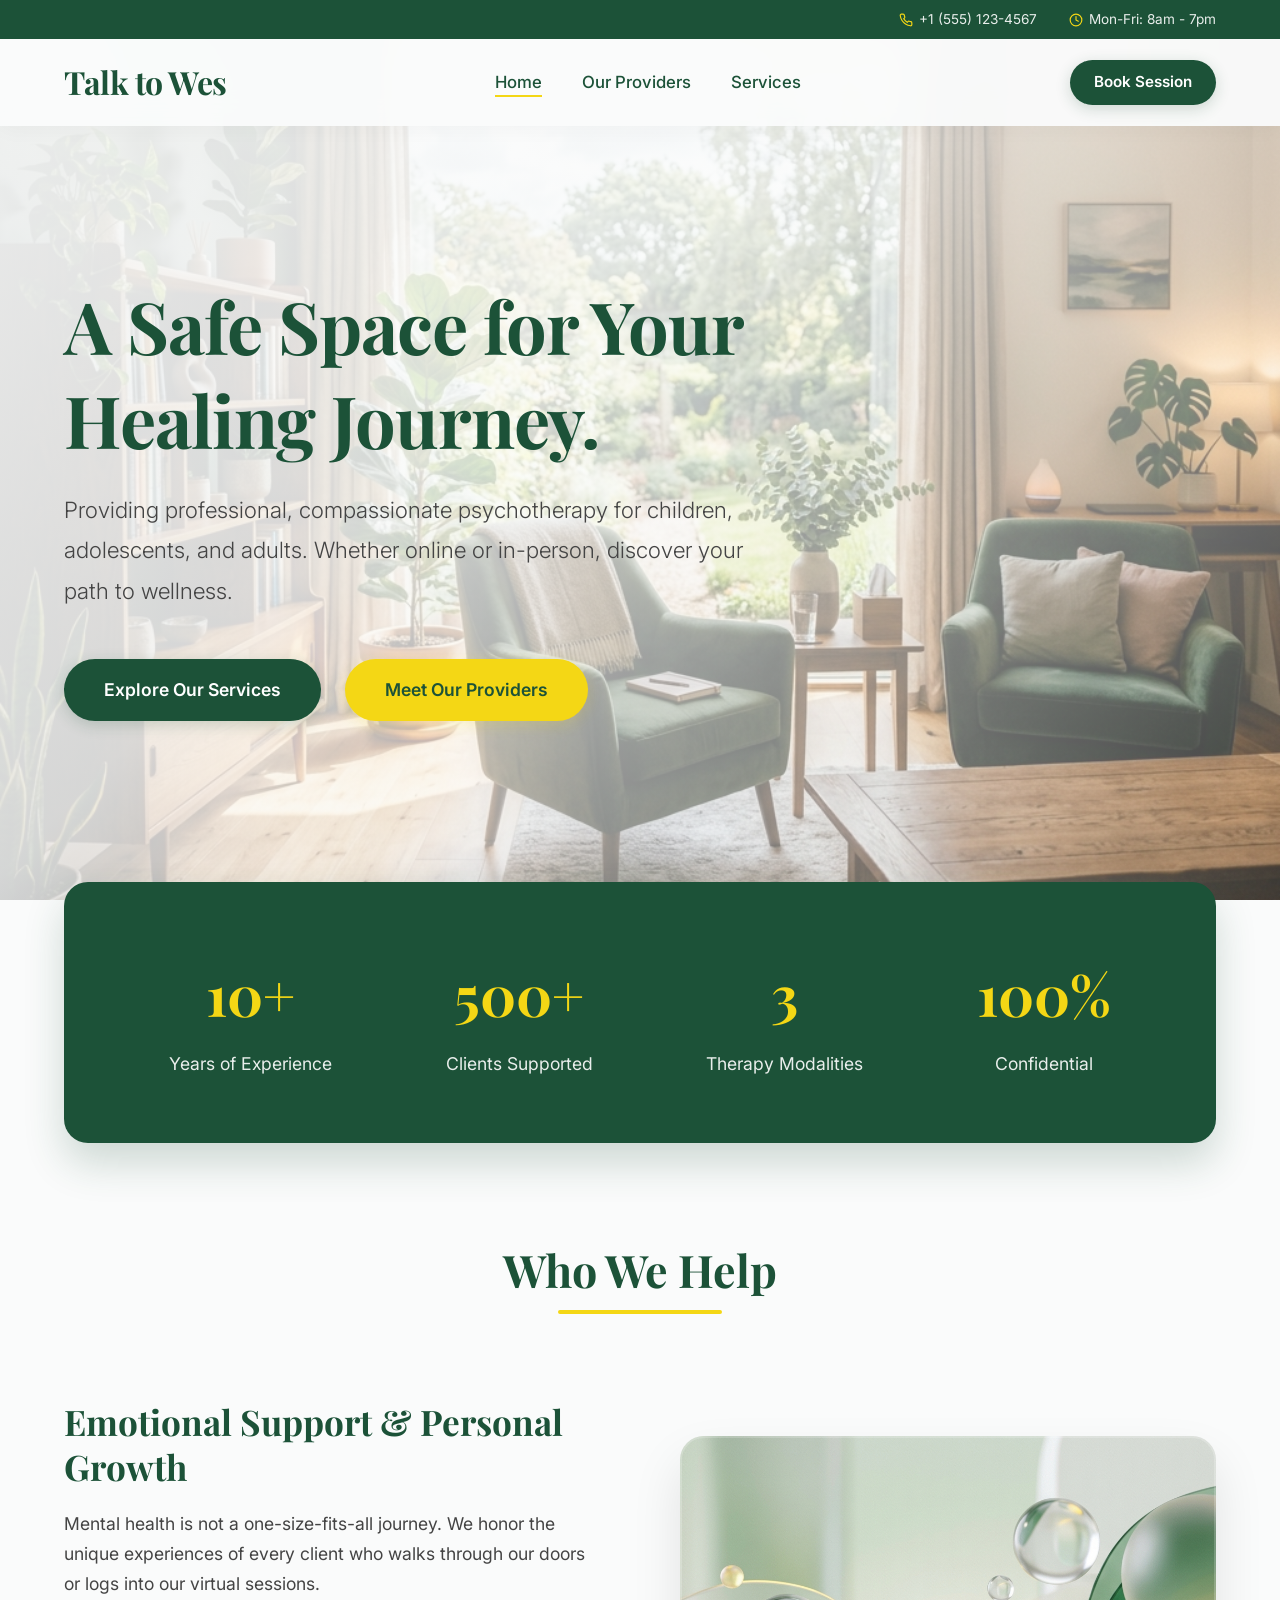
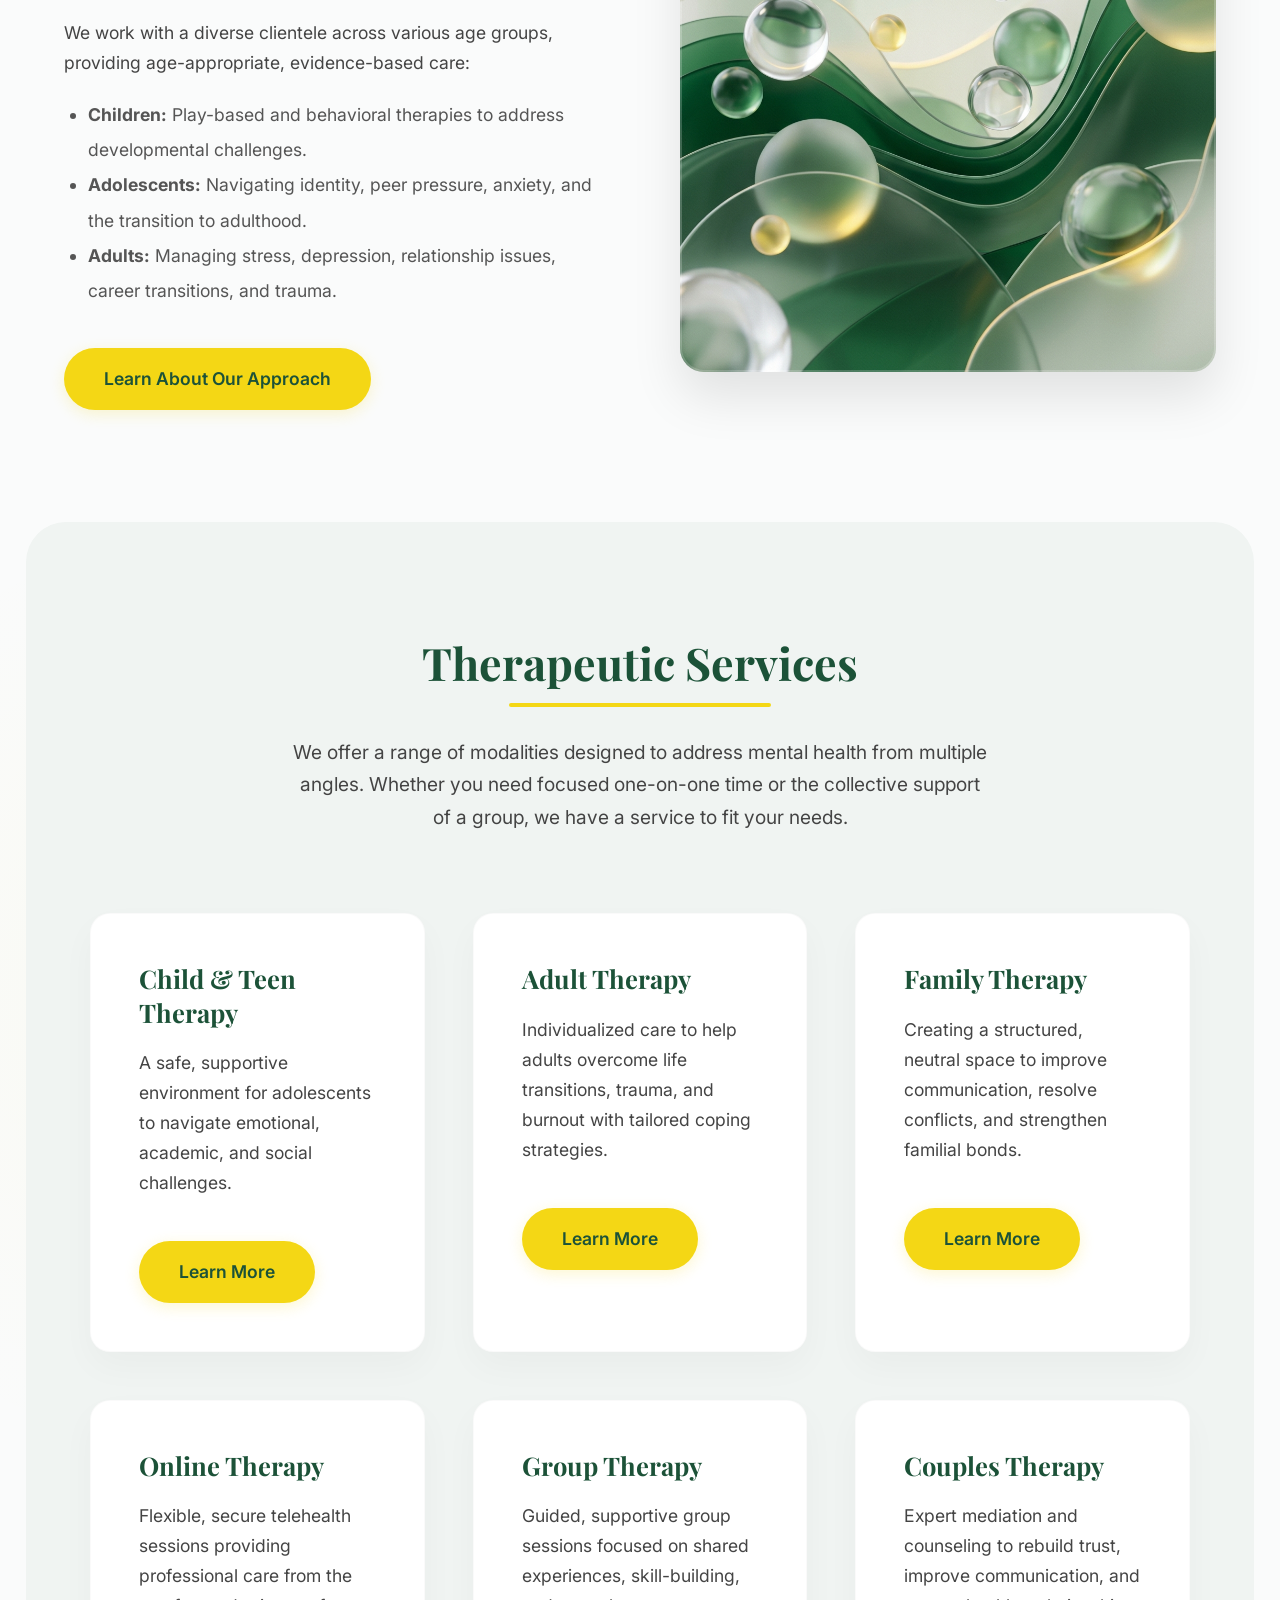
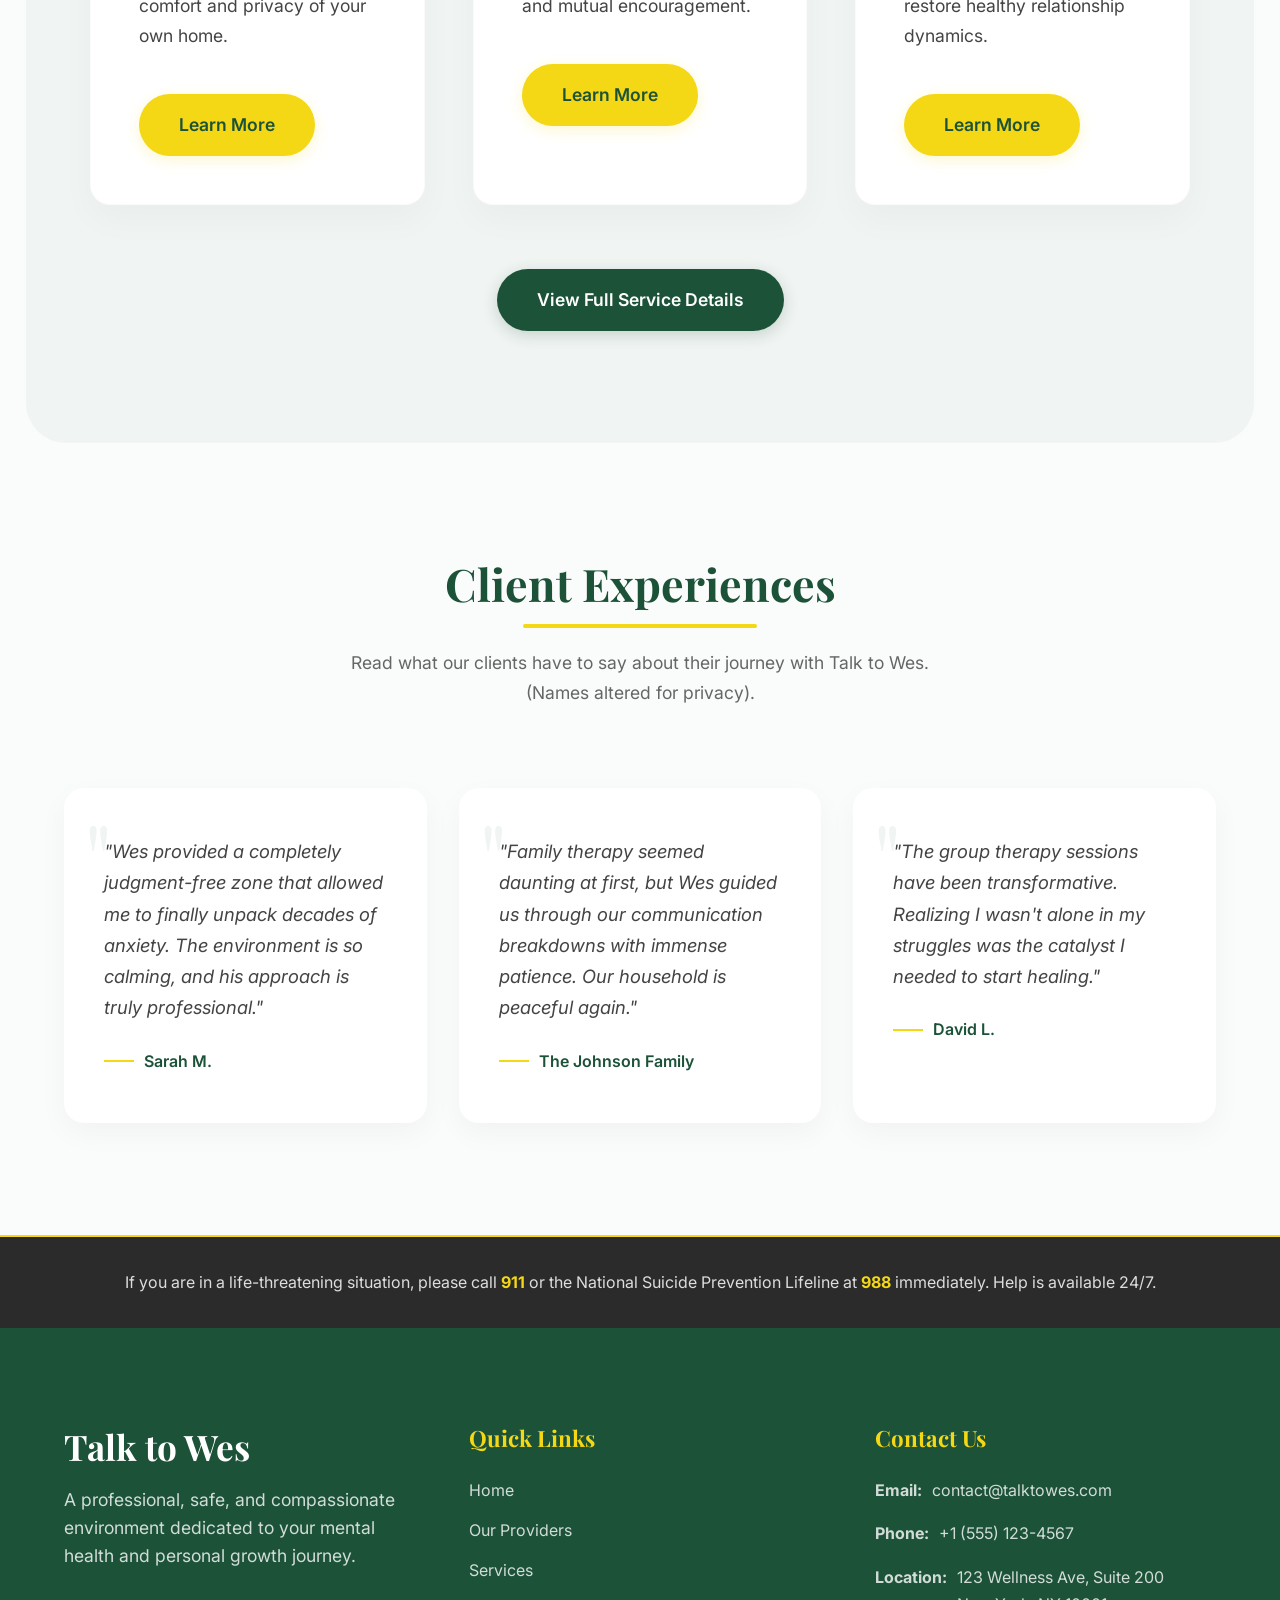
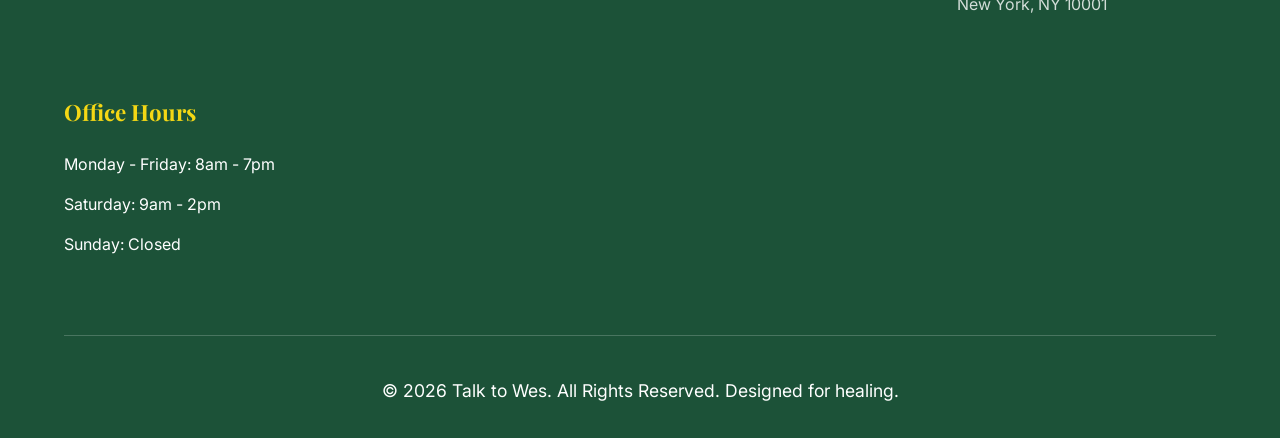
<file: index.html>
<!DOCTYPE html>
<html lang="en">
<head>
  <meta charset="UTF-8">
  <meta name="viewport" content="width=device-width, initial-scale=1.0">
  <title>Talk to Wes | Professional Psychotherapy</title>
  <meta name="description" content="Talk to Wes provides professional psychotherapy services including individual, family, and group therapy for children, adolescents, and adults.">
  <link rel="stylesheet" href="styles.css">
  <style>
    .hero {
      background-image: url('assets/hero_office_1781682625934.png');
    }
  </style>
</head>
<body>

  <!-- Header -->
  <header class="site-header">
    <div class="top-bar">
      <div class="top-bar-item">
        <svg viewBox="0 0 24 24" fill="none" stroke="currentColor" stroke-width="2" stroke-linecap="round" stroke-linejoin="round"><path d="M22 16.92v3a2 2 0 0 1-2.18 2 19.79 19.79 0 0 1-8.63-3.07 19.5 19.5 0 0 1-6-6 19.79 19.79 0 0 1-3.07-8.67A2 2 0 0 1 4.11 2h3a2 2 0 0 1 2 1.72 12.84 12.84 0 0 0 .7 2.81 2 2 0 0 1-.45 2.11L8.09 9.91a16 16 0 0 0 6 6l1.27-1.27a2 2 0 0 1 2.11-.45 12.84 12.84 0 0 0 2.81.7A2 2 0 0 1 22 16.92z"></path></svg>
        +1 (555) 123-4567
      </div>
      <div class="top-bar-item">
        <svg viewBox="0 0 24 24" fill="none" stroke="currentColor" stroke-width="2" stroke-linecap="round" stroke-linejoin="round"><circle cx="12" cy="12" r="10"></circle><polyline points="12 6 12 12 16 14"></polyline></svg>
        Mon-Fri: 8am - 7pm
      </div>
    </div>
    <nav class="navbar">
      <div class="logo">Talk to Wes</div>
      <ul class="nav-links">
        <li><a href="index.html" class="active">Home</a></li>
        <li><a href="therapist.html">Our Providers</a></li>
        <li><a href="services.html">Services</a></li>
      </ul>
      <div class="nav-cta">
        <a href="services.html" class="btn btn-primary" style="padding: 0.6rem 1.5rem; font-size: 0.95rem;">Book Session</a>
      </div>
      <div class="menu-toggle">
        <span></span>
        <span></span>
        <span></span>
      </div>
    </nav>
  </header>

  <!-- Hero Section -->
  <section class="hero">
    <div class="hero-content">
      <h1 style="font-size: 4.5rem; letter-spacing: -1px; margin-bottom: 1.5rem;">A Safe Space for Your Healing Journey.</h1>
      <p style="font-size: 1.4rem; font-weight: 300;">Providing professional, compassionate psychotherapy for children, adolescents, and adults. Whether online or in-person, discover your path to wellness.</p>
      <div style="display: flex; gap: 1.5rem; flex-wrap: wrap; margin-top: 3rem;">
        <a href="services.html" class="btn btn-primary">Explore Our Services</a>
        <a href="therapist.html" class="btn btn-secondary">Meet Our Providers</a>
      </div>
    </div>
  </section>

  <!-- Statistics Banner -->
  <div class="reveal" style="padding: 0 5%; transform: translateY(-50px); z-index: 10; position: relative;">
    <div class="stats-container">
      <div class="stat-item">
        <div class="stat-number">10+</div>
        <div class="stat-label">Years of Experience</div>
      </div>
      <div class="stat-item">
        <div class="stat-number">500+</div>
        <div class="stat-label">Clients Supported</div>
      </div>
      <div class="stat-item">
        <div class="stat-number">3</div>
        <div class="stat-label">Therapy Modalities</div>
      </div>
      <div class="stat-item">
        <div class="stat-number">100%</div>
        <div class="stat-label">Confidential</div>
      </div>
    </div>
  </div>

  <!-- Introduction Section -->
  <section class="reveal" style="padding-top: 3rem;">
    <div class="section-header">
      <h2>Who We Help</h2>
    </div>
    <div class="split-section">
      <div class="split-text">
        <h3 style="font-size: 2.2rem;">Emotional Support & Personal Growth</h3>
        <p>Mental health is not a one-size-fits-all journey. We honor the unique experiences of every client who walks through our doors or logs into our virtual sessions.</p>
        <p>We work with a diverse clientele across various age groups, providing age-appropriate, evidence-based care:</p>
        <ul style="margin-bottom: 2.5rem; padding-left: 1.5rem; line-height: 2; font-size: 1.1rem; color: #555;">
          <li><strong>Children:</strong> Play-based and behavioral therapies to address developmental challenges.</li>
          <li><strong>Adolescents:</strong> Navigating identity, peer pressure, anxiety, and the transition to adulthood.</li>
          <li><strong>Adults:</strong> Managing stress, depression, relationship issues, career transitions, and trauma.</li>
        </ul>
        <a href="therapist.html" class="btn btn-secondary">Learn About Our Approach</a>
      </div>
      <div class="split-image">
        <img src="assets/therapy_abstract_2_1781686253411.png" alt="Abstract Calming Art">
      </div>
    </div>
  </section>

  <!-- Quick Services Overview -->
  <section class="reveal" style="background-color: var(--light-gray); border-radius: 40px; margin: 0 2%; padding: 7rem 5%;">
    <div class="section-header">
      <h2>Therapeutic Services</h2>
      <p style="max-width: 700px; margin: 1.5rem auto 0; font-size: 1.2rem;">We offer a range of modalities designed to address mental health from multiple angles. Whether you need focused one-on-one time or the collective support of a group, we have a service to fit your needs.</p>
    </div>
    <div class="card-grid">
      <!-- Child & Teen Therapy -->
      <div class="card">
        <h3 style="color: var(--primary-color);">Child & Teen Therapy</h3>
        <p>A safe, supportive environment for adolescents to navigate emotional, academic, and social challenges.</p>
        <a href="services.html" class="btn btn-secondary" style="margin-top: 1.5rem; display: inline-block;">Learn More</a>
      </div>

      <!-- Adult Therapy -->
      <div class="card">
        <h3 style="color: var(--primary-color);">Adult Therapy</h3>
        <p>Individualized care to help adults overcome life transitions, trauma, and burnout with tailored coping strategies.</p>
        <a href="services.html" class="btn btn-secondary" style="margin-top: 1.5rem; display: inline-block;">Learn More</a>
      </div>

      <!-- Family Therapy -->
      <div class="card">
        <h3 style="color: var(--primary-color);">Family Therapy</h3>
        <p>Creating a structured, neutral space to improve communication, resolve conflicts, and strengthen familial bonds.</p>
        <a href="services.html" class="btn btn-secondary" style="margin-top: 1.5rem; display: inline-block;">Learn More</a>
      </div>

      <!-- Online Therapy -->
      <div class="card">
        <h3 style="color: var(--primary-color);">Online Therapy</h3>
        <p>Flexible, secure telehealth sessions providing professional care from the comfort and privacy of your own home.</p>
        <a href="services.html" class="btn btn-secondary" style="margin-top: 1.5rem; display: inline-block;">Learn More</a>
      </div>

      <!-- Group Therapy -->
      <div class="card">
        <h3 style="color: var(--primary-color);">Group Therapy</h3>
        <p>Guided, supportive group sessions focused on shared experiences, skill-building, and mutual encouragement.</p>
        <a href="services.html" class="btn btn-secondary" style="margin-top: 1.5rem; display: inline-block;">Learn More</a>
      </div>

      <!-- Couples Therapy -->
      <div class="card">
        <h3 style="color: var(--primary-color);">Couples Therapy</h3>
        <p>Expert mediation and counseling to rebuild trust, improve communication, and restore healthy relationship dynamics.</p>
        <a href="services.html" class="btn btn-secondary" style="margin-top: 1.5rem; display: inline-block;">Learn More</a>
      </div>
    </div>
    <div style="text-align: center; margin-top: 4rem;">
      <a href="services.html" class="btn btn-primary">View Full Service Details</a>
    </div>
  </section>

  <!-- Testimonials -->
  <section class="reveal">
    <div class="section-header">
      <h2>Client Experiences</h2>
      <p style="max-width: 600px; margin: 1rem auto; color: #666;">Read what our clients have to say about their journey with Talk to Wes. (Names altered for privacy).</p>
    </div>
    <div class="testimonial-slider">
      <div class="testimonial-card">
        <p class="testimonial-text">"Wes provided a completely judgment-free zone that allowed me to finally unpack decades of anxiety. The environment is so calming, and his approach is truly professional."</p>
        <div class="testimonial-author">Sarah M.</div>
      </div>
      <div class="testimonial-card">
        <p class="testimonial-text">"Family therapy seemed daunting at first, but Wes guided us through our communication breakdowns with immense patience. Our household is peaceful again."</p>
        <div class="testimonial-author">The Johnson Family</div>
      </div>
      <div class="testimonial-card">
        <p class="testimonial-text">"The group therapy sessions have been transformative. Realizing I wasn't alone in my struggles was the catalyst I needed to start healing."</p>
        <div class="testimonial-author">David L.</div>
      </div>
    </div>
  </section>

  <!-- Crisis Banner -->
  <div class="crisis-banner">
    <p>If you are in a life-threatening situation, please call <strong>911</strong> or the National Suicide Prevention Lifeline at <strong>988</strong> immediately. Help is available 24/7.</p>
  </div>

  <!-- Footer -->
  <footer>
    <div class="footer-grid">
      <div class="footer-col">
        <h2 style="font-size: 2.2rem; margin-bottom: 1rem; color: #fff;">Talk to Wes</h2>
        <p>A professional, safe, and compassionate environment dedicated to your mental health and personal growth journey.</p>
      </div>
      <div class="footer-col">
        <h3>Quick Links</h3>
        <ul>
          <li><a href="index.html">Home</a></li>
          <li><a href="therapist.html">Our Providers</a></li>
          <li><a href="services.html">Services</a></li>
        </ul>
      </div>
      <div class="footer-col">
        <h3>Contact Us</h3>
        <div class="footer-contact-item">
          <strong>Email:</strong> <a href="mailto:contact@talktowes.com">contact@talktowes.com</a>
        </div>
        <div class="footer-contact-item">
          <strong>Phone:</strong> <a href="tel:15551234567">+1 (555) 123-4567</a>
        </div>
        <div class="footer-contact-item">
          <strong>Location:</strong> 123 Wellness Ave, Suite 200<br>New York, NY 10001
        </div>
      </div>
      <div class="footer-col">
        <h3>Office Hours</h3>
        <ul>
          <li>Monday - Friday: 8am - 7pm</li>
          <li>Saturday: 9am - 2pm</li>
          <li>Sunday: Closed</li>
        </ul>
      </div>
    </div>
    <div class="footer-bottom">
      <p>&copy; 2026 Talk to Wes. All Rights Reserved. Designed for healing.</p>
    </div>
  </footer>

  <script src="script.js"></script>
</body>
</html>
</file>
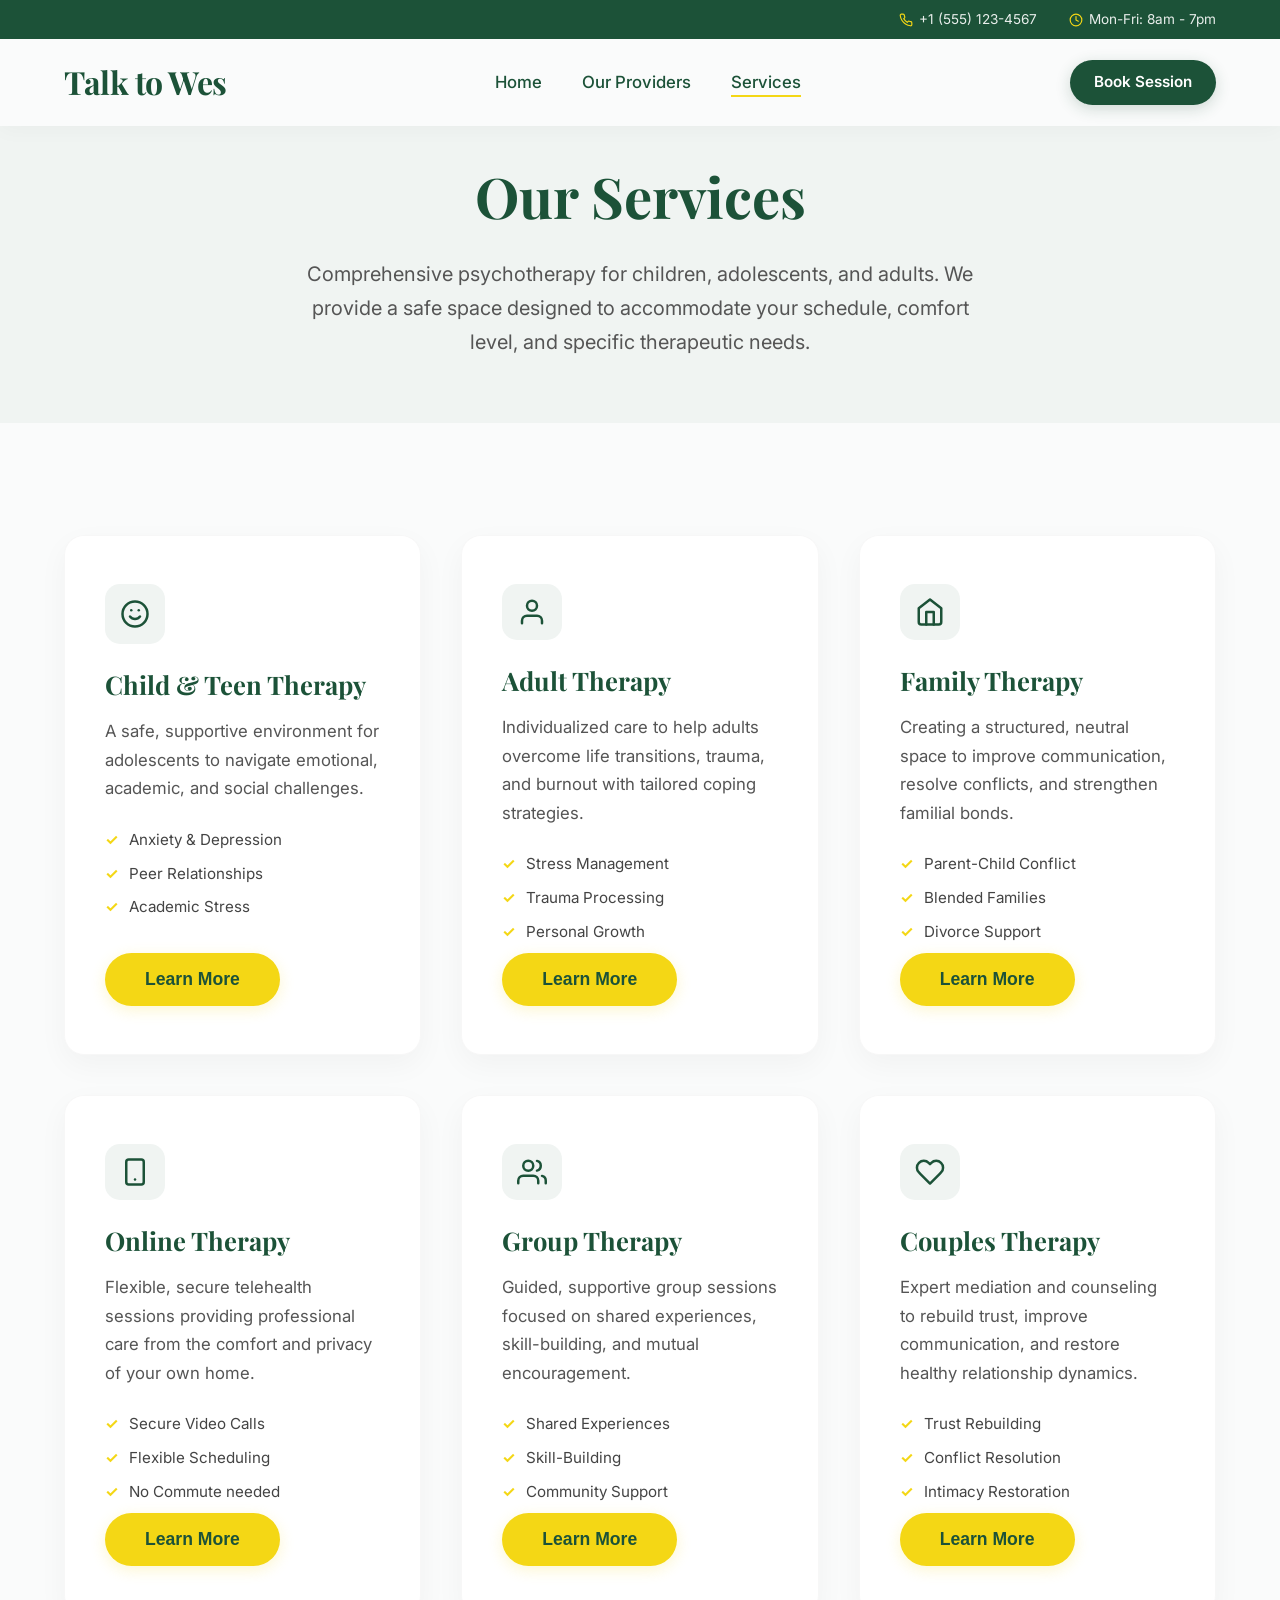
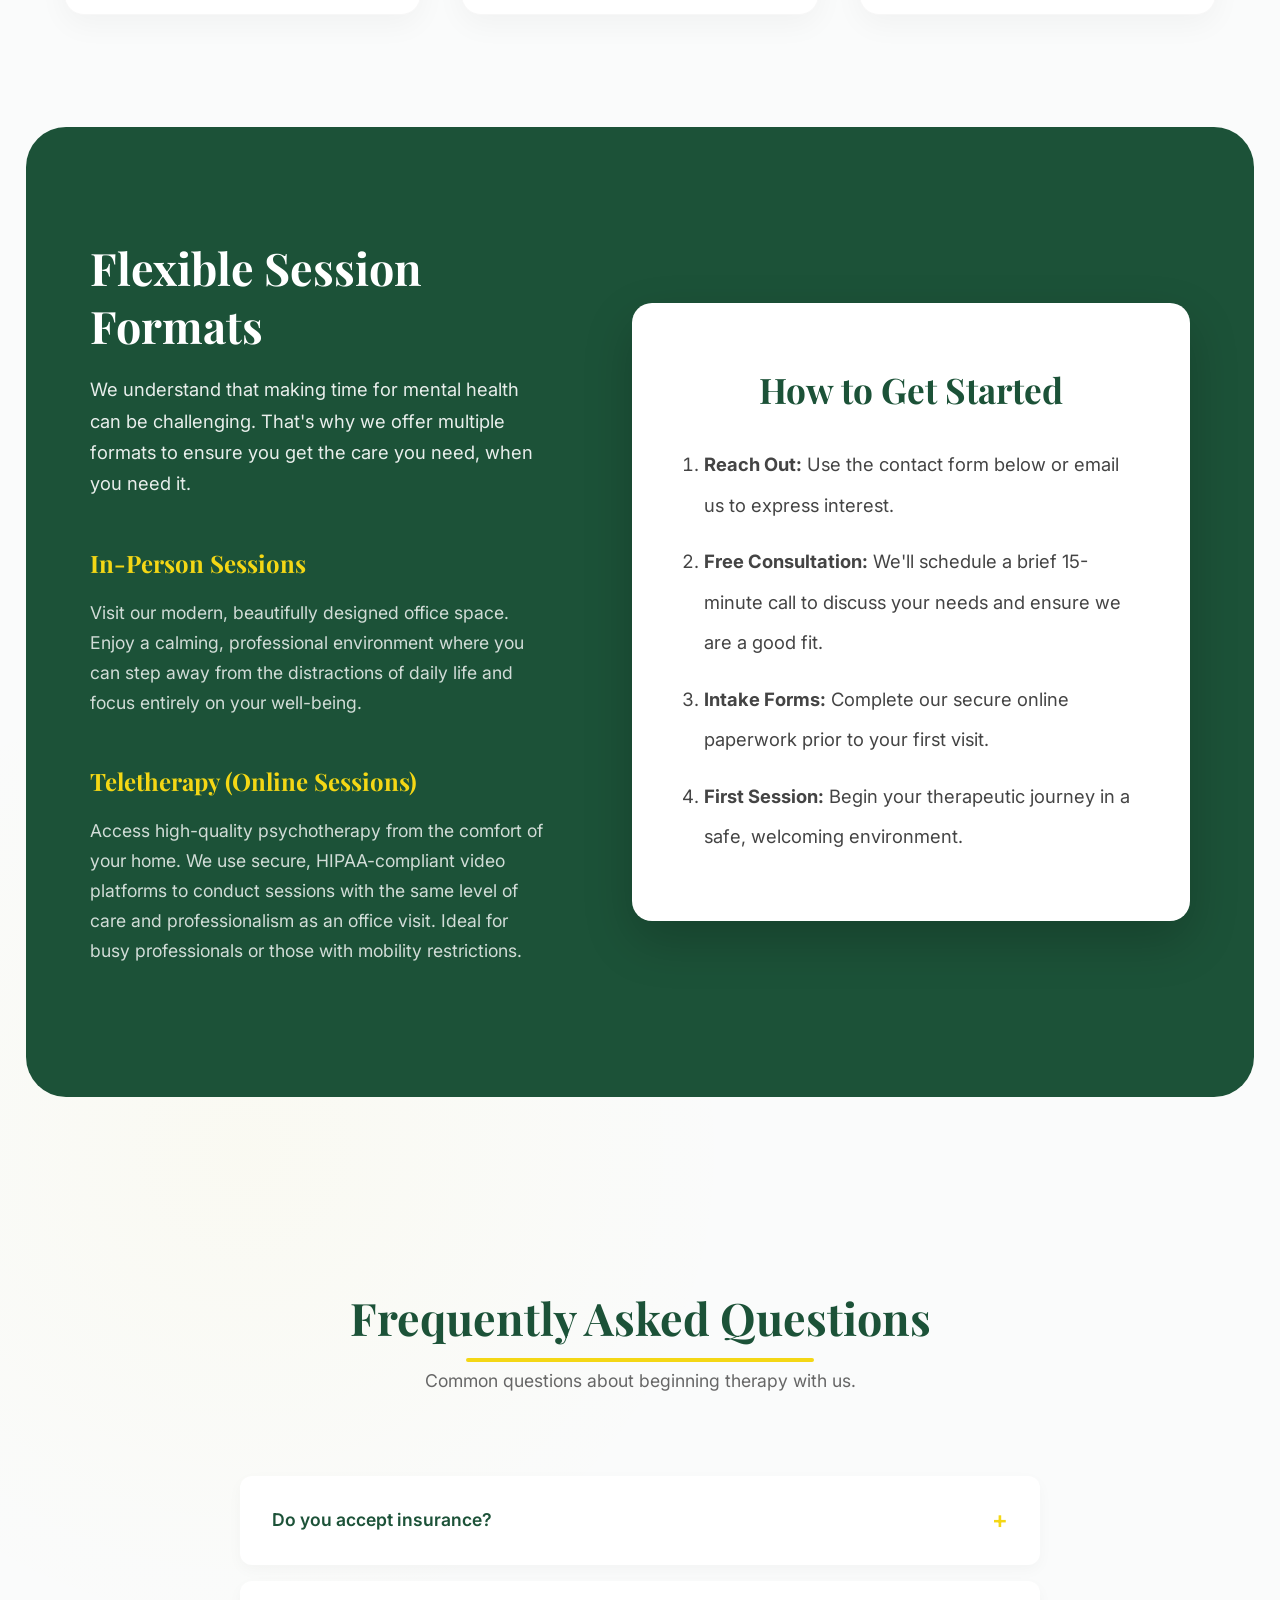
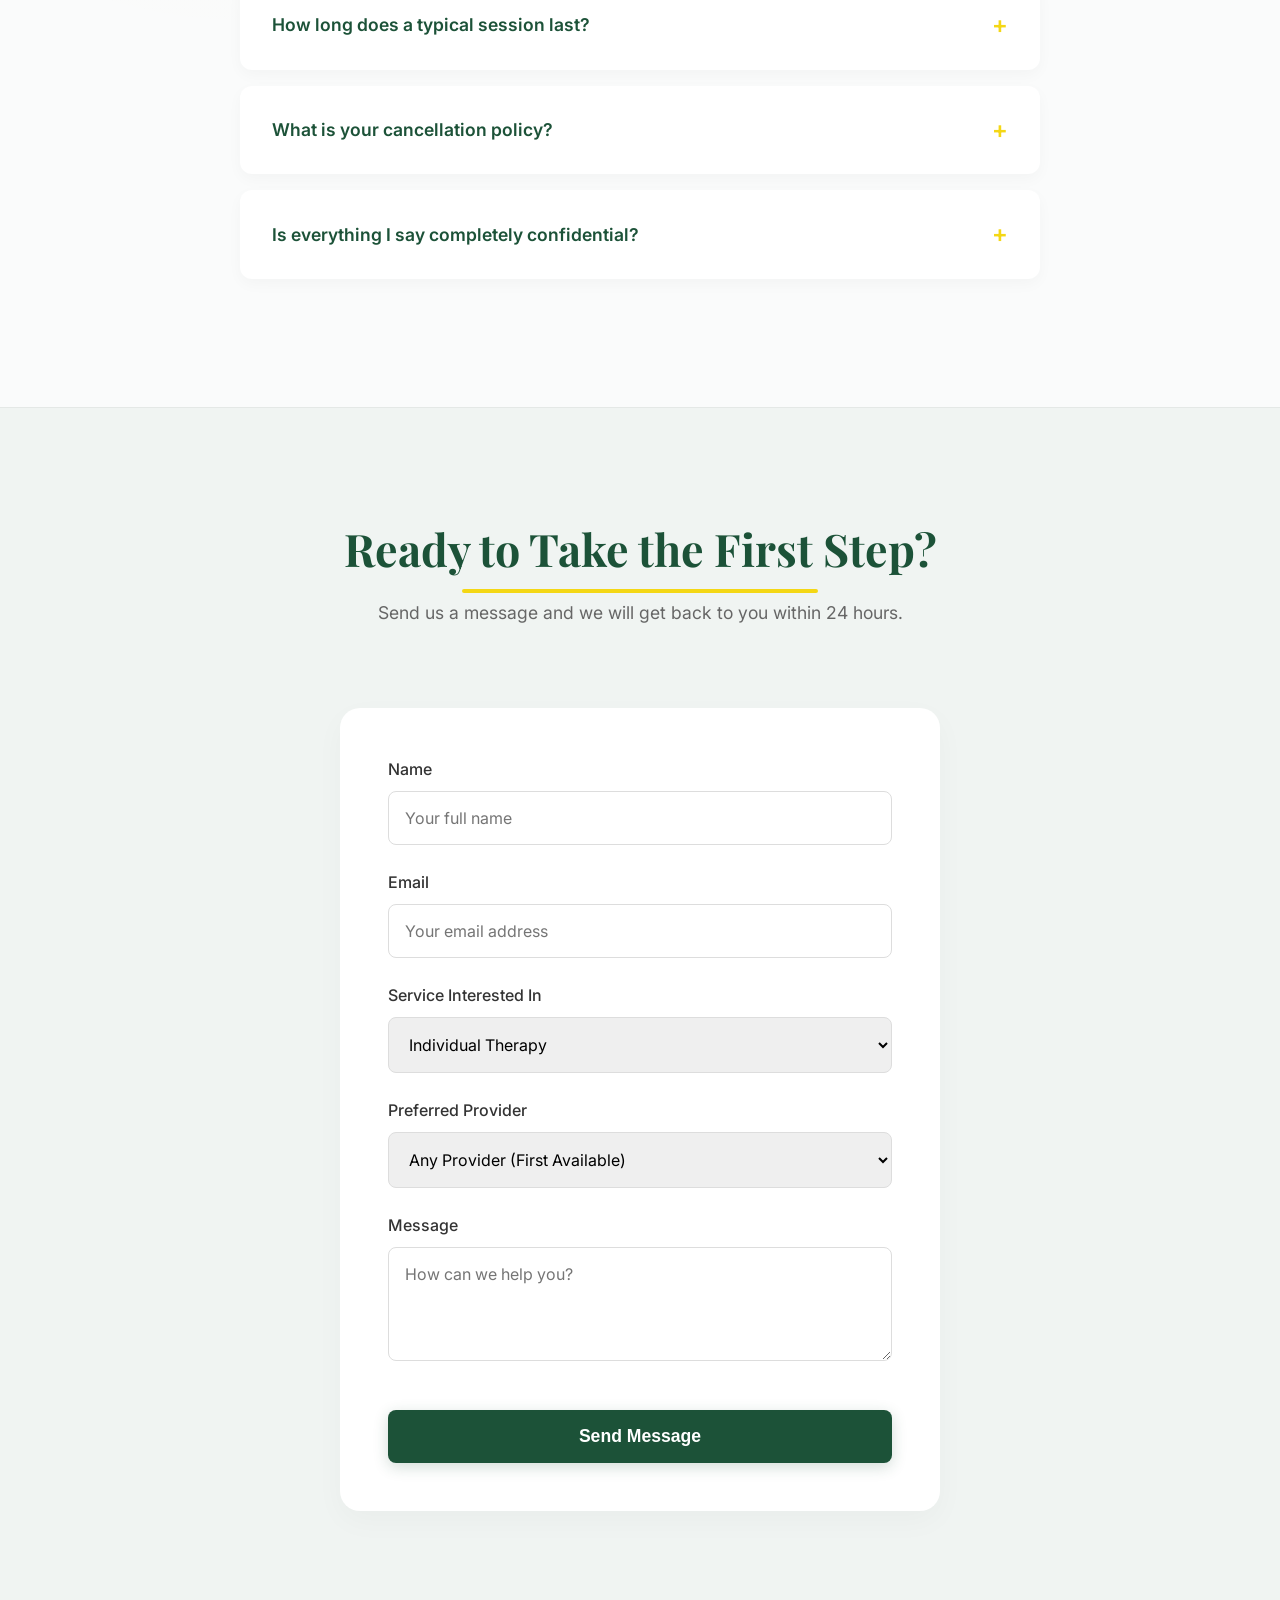
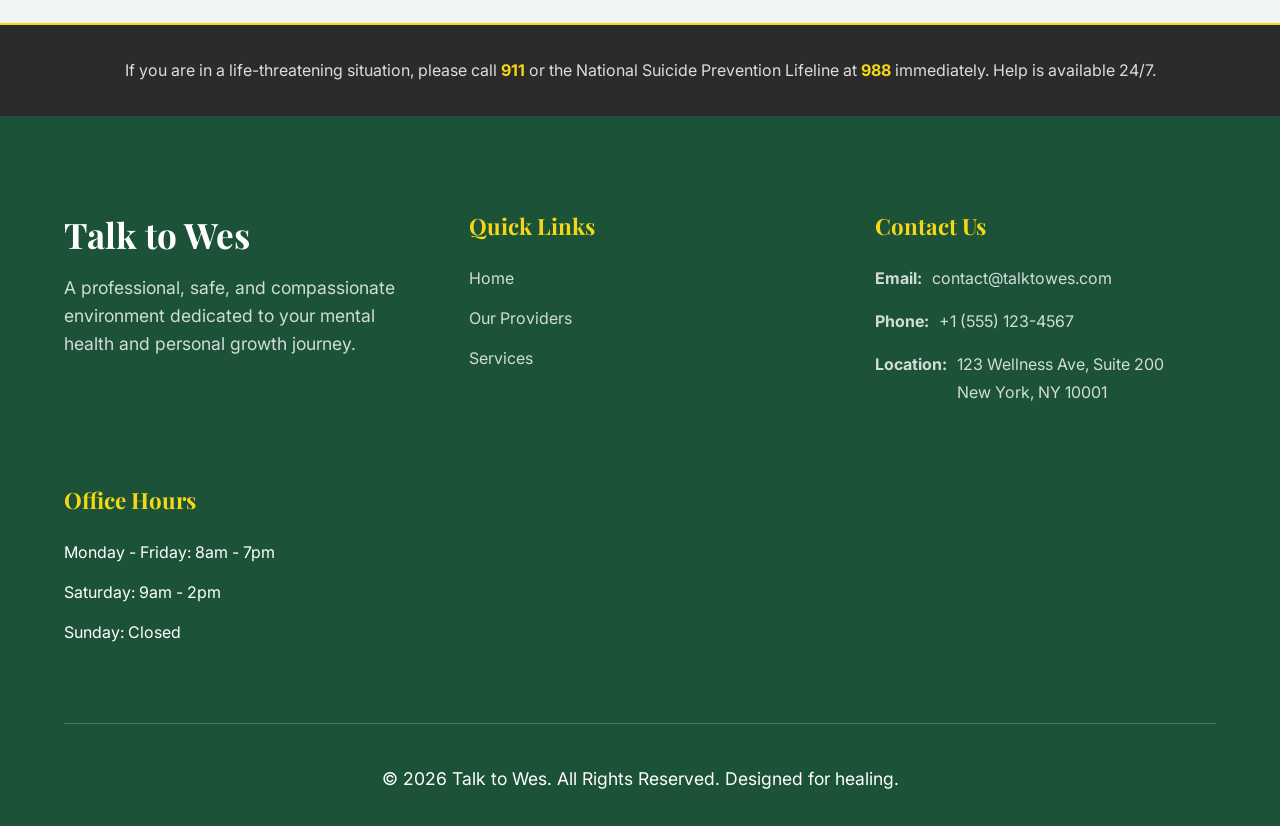
<file: services.html>
<!DOCTYPE html>
<html lang="en">

<head>
  <meta charset="UTF-8">
  <meta name="viewport" content="width=device-width, initial-scale=1.0">
  <title>Services | Talk to Wes</title>
  <meta name="description"
    content="Explore our psychotherapy services including individual, family, and group therapy. Available online and in-person.">
  <link rel="stylesheet" href="styles.css">
</head>

<body>

  <!-- Header -->
  <header class="site-header">
    <div class="top-bar">
      <div class="top-bar-item">
        <svg viewBox="0 0 24 24" fill="none" stroke="currentColor" stroke-width="2" stroke-linecap="round"
          stroke-linejoin="round">
          <path
            d="M22 16.92v3a2 2 0 0 1-2.18 2 19.79 19.79 0 0 1-8.63-3.07 19.5 19.5 0 0 1-6-6 19.79 19.79 0 0 1-3.07-8.67A2 2 0 0 1 4.11 2h3a2 2 0 0 1 2 1.72 12.84 12.84 0 0 0 .7 2.81 2 2 0 0 1-.45 2.11L8.09 9.91a16 16 0 0 0 6 6l1.27-1.27a2 2 0 0 1 2.11-.45 12.84 12.84 0 0 0 2.81.7A2 2 0 0 1 22 16.92z">
          </path>
        </svg>
        +1 (555) 123-4567
      </div>
      <div class="top-bar-item">
        <svg viewBox="0 0 24 24" fill="none" stroke="currentColor" stroke-width="2" stroke-linecap="round"
          stroke-linejoin="round">
          <circle cx="12" cy="12" r="10"></circle>
          <polyline points="12 6 12 12 16 14"></polyline>
        </svg>
        Mon-Fri: 8am - 7pm
      </div>
    </div>
    <nav class="navbar">
      <div class="logo">Talk to Wes</div>
      <ul class="nav-links">
        <li><a href="index.html">Home</a></li>
        <li><a href="therapist.html">Our Providers</a></li>
        <li><a href="services.html" class="active">Services</a></li>
      </ul>
      <div class="nav-cta">
        <a href="services.html" class="btn btn-primary" style="padding: 0.6rem 1.5rem; font-size: 0.95rem;">Book
          Session</a>
      </div>
      <div class="menu-toggle">
        <span></span>
        <span></span>
        <span></span>
      </div>
    </nav>
  </header>

  <!-- Page Header -->
  <section style="padding-top: 160px; padding-bottom: 4rem; background-color: var(--light-gray); text-align: center;">
    <div class="section-header" style="margin-bottom: 0;">
      <h1 style="font-size: 3.5rem;">Our Services</h1>
      <p style="max-width: 700px; margin: 1.5rem auto 0; font-size: 1.25rem; color: #555;">Comprehensive psychotherapy
        for children, adolescents, and adults. We provide a safe space designed to accommodate your schedule, comfort
        level, and specific therapeutic needs.</p>
    </div>
  </section>

  <!-- Detailed Services -->
  <section class="reveal">
    <div class="services-grid">
      <!-- Child & Teen Therapy -->
      <div class="service-box">
        <div class="service-box-inner">
          <div class="service-box-front">
            <div class="service-icon">
              <svg viewBox="0 0 24 24" fill="none" stroke="currentColor" stroke-width="2" stroke-linecap="round"
                stroke-linejoin="round">
                <circle cx="12" cy="12" r="10"></circle>
                <path d="M8 14s1.5 2 4 2 4-2 4-2"></path>
                <line x1="9" y1="9" x2="9.01" y2="9"></line>
                <line x1="15" y1="9" x2="15.01" y2="9"></line>
              </svg>
            </div>
            <h3>Child & Teen Therapy</h3>
            <p>A safe, supportive environment for adolescents to navigate emotional, academic, and social challenges.
            </p>
            <ul class="service-features">
              <li>Anxiety & Depression</li>
              <li>Peer Relationships</li>
              <li>Academic Stress</li>
            </ul>
            <button class="btn btn-secondary flip-btn" style="margin-top: auto; align-self: flex-start;">Learn
              More</button>
          </div>
          <div class="service-box-back">
            <h3>More Details</h3>
            <p>Our child and adolescent therapists utilize evidence-based approaches like Cognitive Behavioral Therapy
              (CBT) and creative arts therapy.</p>
            <p style="margin-top: 1rem; font-weight: bold;">Key Focus Areas:</p>
            <ul style="margin-top: 0.5rem; padding-left: 1.2rem; color: #fff;">
              <li style="margin-bottom: 0.5rem;">Emotional Regulation & Anger Management</li>
              <li style="margin-bottom: 0.5rem;">Navigating Social Media & Cyberbullying</li>
              <li style="margin-bottom: 0.5rem;">Building Confidence & Self-Esteem</li>
            </ul>
            <p style="margin-top: 1rem;">We help younger clients build resilience and develop healthy coping mechanisms
              that last a lifetime.</p>
          </div>
        </div>
      </div>

      <!-- Adult Therapy -->
      <div class="service-box">
        <div class="service-box-inner">
          <div class="service-box-front">
            <div class="service-icon">
              <svg viewBox="0 0 24 24" fill="none" stroke="currentColor" stroke-width="2" stroke-linecap="round"
                stroke-linejoin="round">
                <path d="M20 21v-2a4 4 0 0 0-4-4H8a4 4 0 0 0-4 4v2"></path>
                <circle cx="12" cy="7" r="4"></circle>
              </svg>
            </div>
            <h3>Adult Therapy</h3>
            <p>Individualized care to help adults overcome life transitions, trauma, and burnout with tailored coping
              strategies.</p>
            <ul class="service-features">
              <li>Stress Management</li>
              <li>Trauma Processing</li>
              <li>Personal Growth</li>
            </ul>
            <button class="btn btn-secondary flip-btn" style="margin-top: auto; align-self: flex-start;">Learn
              More</button>
          </div>
          <div class="service-box-back">
            <h3>More Details</h3>
            <p>We provide a non-judgmental space for adults navigating anxiety, depression, or major life changes.</p>
            <p style="margin-top: 1rem; font-weight: bold;">Therapeutic Modalities:</p>
            <ul style="margin-top: 0.5rem; padding-left: 1.2rem; color: #fff;">
              <li style="margin-bottom: 0.5rem;">Mindfulness-Based Stress Reduction (MBSR)</li>
              <li style="margin-bottom: 0.5rem;">Psychodynamic & Talk Therapy</li>
              <li style="margin-bottom: 0.5rem;">EMDR for Trauma Processing</li>
            </ul>
            <p style="margin-top: 1rem;">We empower you to break negative cycles, identify core values, and reclaim your
              sense of purpose in everyday life.</p>
          </div>
        </div>
      </div>

      <!-- Family Therapy -->
      <div class="service-box">
        <div class="service-box-inner">
          <div class="service-box-front">
            <div class="service-icon">
              <svg viewBox="0 0 24 24" fill="none" stroke="currentColor" stroke-width="2" stroke-linecap="round"
                stroke-linejoin="round">
                <path d="M3 9l9-7 9 7v11a2 2 0 0 1-2 2H5a2 2 0 0 1-2-2z"></path>
                <polyline points="9 22 9 12 15 12 15 22"></polyline>
              </svg>
            </div>
            <h3>Family Therapy</h3>
            <p>Creating a structured, neutral space to improve communication, resolve conflicts, and strengthen familial
              bonds.</p>
            <ul class="service-features">
              <li>Parent-Child Conflict</li>
              <li>Blended Families</li>
              <li>Divorce Support</li>
            </ul>
            <button class="btn btn-secondary flip-btn" style="margin-top: auto; align-self: flex-start;">Learn
              More</button>
          </div>
          <div class="service-box-back">
            <h3>More Details</h3>
            <p>Family dynamics can be incredibly complex. Our trained mediators facilitate constructive, safe dialogue
              between all family members.</p>
            <p style="margin-top: 1rem; font-weight: bold;">What to Expect:</p>
            <ul style="margin-top: 0.5rem; padding-left: 1.2rem; color: #fff;">
              <li style="margin-bottom: 0.5rem;">Establishing Healthy Boundaries</li>
              <li style="margin-bottom: 0.5rem;">De-escalating Chronic Conflicts</li>
              <li style="margin-bottom: 0.5rem;">Navigating Grief & Loss Together</li>
            </ul>
            <p style="margin-top: 1rem;">We ensure each member feels heard and validated while establishing long-term
              communication protocols.</p>
          </div>
        </div>
      </div>

      <!-- Online Therapy -->
      <div class="service-box">
        <div class="service-box-inner">
          <div class="service-box-front">
            <div class="service-icon">
              <svg viewBox="0 0 24 24" fill="none" stroke="currentColor" stroke-width="2" stroke-linecap="round"
                stroke-linejoin="round">
                <rect x="5" y="2" width="14" height="20" rx="2" ry="2"></rect>
                <line x1="12" y1="18" x2="12.01" y2="18"></line>
              </svg>
            </div>
            <h3>Online Therapy</h3>
            <p>Flexible, secure telehealth sessions providing professional care from the comfort and privacy of your own
              home.</p>
            <ul class="service-features">
              <li>Secure Video Calls</li>
              <li>Flexible Scheduling</li>
              <li>No Commute needed</li>
            </ul>
            <button class="btn btn-secondary flip-btn" style="margin-top: auto; align-self: flex-start;">Learn
              More</button>
          </div>
          <div class="service-box-back">
            <h3>More Details</h3>
            <p>Access our premium therapeutic services from anywhere in the state. Online therapy provides the exact
              same high-quality care as in-person sessions.</p>
            <p style="margin-top: 1rem; font-weight: bold;">Platform Benefits:</p>
            <ul style="margin-top: 0.5rem; padding-left: 1.2rem; color: #fff;">
              <li style="margin-bottom: 0.5rem;">100% HIPAA-Compliant Privacy</li>
              <li style="margin-bottom: 0.5rem;">Interactive Digital Worksheets</li>
              <li style="margin-bottom: 0.5rem;">Evening & Weekend Availability</li>
            </ul>
            <p style="margin-top: 1rem;">Perfect for busy professionals, parents, or anyone who prefers the comfort of
              their own home environment.</p>
          </div>
        </div>
      </div>

      <!-- Group Therapy -->
      <div class="service-box">
        <div class="service-box-inner">
          <div class="service-box-front">
            <div class="service-icon">
              <svg viewBox="0 0 24 24" fill="none" stroke="currentColor" stroke-width="2" stroke-linecap="round"
                stroke-linejoin="round">
                <path d="M17 21v-2a4 4 0 0 0-4-4H5a4 4 0 0 0-4 4v2"></path>
                <circle cx="9" cy="7" r="4"></circle>
                <path d="M23 21v-2a4 4 0 0 0-3-3.87"></path>
                <path d="M16 3.13a4 4 0 0 1 0 7.75"></path>
              </svg>
            </div>
            <h3>Group Therapy</h3>
            <p>Guided, supportive group sessions focused on shared experiences, skill-building, and mutual
              encouragement.</p>
            <ul class="service-features">
              <li>Shared Experiences</li>
              <li>Skill-Building</li>
              <li>Community Support</li>
            </ul>
            <button class="btn btn-secondary flip-btn" style="margin-top: auto; align-self: flex-start;">Learn
              More</button>
          </div>
          <div class="service-box-back">
            <h3>More Details</h3>
            <p>Healing happens in community. Our 8-week intensive group sessions connect you with 6-8 peers facing
              similar challenges.</p>
            <p style="margin-top: 1rem; font-weight: bold;">Group Formats Available:</p>
            <ul style="margin-top: 0.5rem; padding-left: 1.2rem; color: #fff;">
              <li style="margin-bottom: 0.5rem;">Anxiety & Social Phobia Support</li>
              <li style="margin-bottom: 0.5rem;">Grief Processing Circles</li>
              <li style="margin-bottom: 0.5rem;">Addiction & Recovery Maintenance</li>
            </ul>
            <p style="margin-top: 1rem;">Foster a profound sense of belonging while practicing vital interpersonal
              skills in real-time.</p>
          </div>
        </div>
      </div>

      <!-- Couples Therapy -->
      <div class="service-box">
        <div class="service-box-inner">
          <div class="service-box-front">
            <div class="service-icon">
              <svg viewBox="0 0 24 24" fill="none" stroke="currentColor" stroke-width="2" stroke-linecap="round"
                stroke-linejoin="round">
                <path
                  d="M20.84 4.61a5.5 5.5 0 0 0-7.78 0L12 5.67l-1.06-1.06a5.5 5.5 0 0 0-7.78 7.78l1.06 1.06L12 21.23l7.78-7.78 1.06-1.06a5.5 5.5 0 0 0 0-7.78z">
                </path>
              </svg>
            </div>
            <h3>Couples Therapy</h3>
            <p>Expert mediation and counseling to rebuild trust, improve communication, and restore healthy relationship
              dynamics.</p>
            <ul class="service-features">
              <li>Trust Rebuilding</li>
              <li>Conflict Resolution</li>
              <li>Intimacy Restoration</li>
            </ul>
            <button class="btn btn-secondary flip-btn" style="margin-top: auto; align-self: flex-start;">Learn
              More</button>
          </div>
          <div class="service-box-back">
            <h3>More Details</h3>
            <p>Whether navigating a crisis like infidelity or simply seeking to deepen intimacy, our couples therapy
              relies on proven, scientific frameworks.</p>
            <p style="margin-top: 1rem; font-weight: bold;">Core Approaches:</p>
            <ul style="margin-top: 0.5rem; padding-left: 1.2rem; color: #fff;">
              <li style="margin-bottom: 0.5rem;">The Gottman Method</li>
              <li style="margin-bottom: 0.5rem;">Emotionally Focused Therapy (EFT)</li>
              <li style="margin-bottom: 0.5rem;">Pre-Marital Counseling</li>
            </ul>
            <p style="margin-top: 1rem;">We help partners break gridlock, increase daily affection, and communicate with
              renewed empathy and respect.</p>
          </div>
        </div>
      </div>
    </div>
  </section>

  <!-- Session Formats & Getting Started -->
  <section class="reveal"
    style="background-color: var(--primary-color); color: #fff; border-radius: 40px; margin: 0 2% 5rem; padding: 7rem 5%;">
    <div class="split-section">
      <div class="split-text">
        <h2 style="color: #fff;">Flexible Session Formats</h2>
        <p style="color: rgba(255,255,255,0.9); font-size: 1.15rem;">We understand that making time for mental health
          can be challenging. That's why we offer multiple formats to ensure you get the care you need, when you need
          it.</p>

        <h3 style="color: var(--secondary-color); margin-top: 3rem; font-size: 1.5rem;">In-Person Sessions</h3>
        <p style="color: rgba(255,255,255,0.8);">Visit our modern, beautifully designed office space. Enjoy a calming,
          professional environment where you can step away from the distractions of daily life and focus entirely on
          your well-being.</p>

        <h3 style="color: var(--secondary-color); margin-top: 3rem; font-size: 1.5rem;">Teletherapy (Online Sessions)
        </h3>
        <p style="color: rgba(255,255,255,0.8);">Access high-quality psychotherapy from the comfort of your home. We use
          secure, HIPAA-compliant video platforms to conduct sessions with the same level of care and professionalism as
          an office visit. Ideal for busy professionals or those with mobility restrictions.</p>
      </div>
      <div class="split-text"
        style="background: #fff; color: var(--text-color); padding: 4rem 3rem; border-radius: 20px; box-shadow: 0 20px 50px rgba(0,0,0,0.2);">
        <h3
          style="color: var(--primary-color); margin-bottom: 2rem; font-family: var(--font-heading); font-size: 2.2rem; text-align: center;">
          How to Get Started</h3>
        <ol style="padding-left: 1.5rem; line-height: 2.2; font-size: 1.15rem; color: #444;">
          <li style="margin-bottom: 1rem;"><strong>Reach Out:</strong> Use the contact form below or email us to express
            interest.</li>
          <li style="margin-bottom: 1rem;"><strong>Free Consultation:</strong> We'll schedule a brief 15-minute call to
            discuss your needs and ensure we are a good fit.</li>
          <li style="margin-bottom: 1rem;"><strong>Intake Forms:</strong> Complete our secure online paperwork prior to
            your first visit.</li>
          <li><strong>First Session:</strong> Begin your therapeutic journey in a safe, welcoming environment.</li>
        </ol>
      </div>
    </div>
  </section>

  <!-- FAQ Section -->
  <section class="reveal">
    <div class="section-header">
      <h2>Frequently Asked Questions</h2>
      <p style="color: #666;">Common questions about beginning therapy with us.</p>
    </div>
    <div class="faq-container">
      <div class="faq-item">
        <div class="faq-question">Do you accept insurance?</div>
        <div class="faq-answer">
          <p>We are currently out-of-network providers for most major insurance companies. However, we can provide you
            with a "Superbill" that you can submit to your insurance provider for potential partial reimbursement
            depending on your out-of-network benefits.</p>
        </div>
      </div>
      <div class="faq-item">
        <div class="faq-question">How long does a typical session last?</div>
        <div class="faq-answer">
          <p>Individual and family therapy sessions typically last for 50 minutes. Group therapy sessions often run for
            75 to 90 minutes to allow everyone adequate time to share.</p>
        </div>
      </div>
      <div class="faq-item">
        <div class="faq-question">What is your cancellation policy?</div>
        <div class="faq-answer">
          <p>We require a minimum of 24 hours notice for any cancellations or rescheduling. Appointments canceled with
            less than 24 hours notice will be subject to a late cancellation fee.</p>
        </div>
      </div>
      <div class="faq-item">
        <div class="faq-question">Is everything I say completely confidential?</div>
        <div class="faq-answer">
          <p>Yes. Confidentiality is the cornerstone of psychotherapy. What you discuss in session is legally protected
            and strictly confidential, with a few very specific legal exceptions regarding immediate harm to yourself or
            others, which will be discussed in your first session.</p>
        </div>
      </div>
    </div>
  </section>

  <!-- CTA with Form Layout -->
  <section class="reveal" style="background-color: var(--light-gray); border-top: 1px solid rgba(0,0,0,0.05);">
    <div class="section-header">
      <h2>Ready to Take the First Step?</h2>
      <p style="color: #666;">Send us a message and we will get back to you within 24 hours.</p>
    </div>
    <div
      style="max-width: 600px; margin: 0 auto; background: #fff; padding: 3rem; border-radius: 20px; box-shadow: 0 10px 30px rgba(0,0,0,0.03);">
      <form style="display: flex; flex-direction: column; gap: 1.5rem;"
        onsubmit="event.preventDefault(); alert('Message sent! (Mock form)');">
        <div>
          <label style="display: block; margin-bottom: 0.5rem; font-weight: 500;">Name</label>
          <input type="text" placeholder="Your full name"
            style="width: 100%; padding: 1rem; border: 1px solid #ddd; border-radius: 8px; font-family: inherit; font-size: 1rem;"
            required>
        </div>
        <div>
          <label style="display: block; margin-bottom: 0.5rem; font-weight: 500;">Email</label>
          <input type="email" placeholder="Your email address"
            style="width: 100%; padding: 1rem; border: 1px solid #ddd; border-radius: 8px; font-family: inherit; font-size: 1rem;"
            required>
        </div>
        <div>
          <label style="display: block; margin-bottom: 0.5rem; font-weight: 500;">Service Interested In</label>
          <select
            style="width: 100%; padding: 1rem; border: 1px solid #ddd; border-radius: 8px; font-family: inherit; font-size: 1rem;">
            <option>Individual Therapy</option>
            <option>Family Therapy</option>
            <option>Group Therapy</option>
          </select>
        </div>
        <div>
          <label style="display: block; margin-bottom: 0.5rem; font-weight: 500;">Preferred Provider</label>
          <select
            style="width: 100%; padding: 1rem; border: 1px solid #ddd; border-radius: 8px; font-family: inherit; font-size: 1rem;">
            <option>Any Provider (First Available)</option>
            <option>Wes (Founder & Lead Psychotherapist)</option>
            <option>Sarah Jenkins, LMFT (Child & Teen Specialist)</option>
            <option>David Chen, LCSW (Couples & Family Therapist)</option>
            <option>Dr. Emily Ross, PsyD (Trauma & PTSD Expert)</option>
          </select>
        </div>
        <div>
          <label style="display: block; margin-bottom: 0.5rem; font-weight: 500;">Message</label>
          <textarea rows="4" placeholder="How can we help you?"
            style="width: 100%; padding: 1rem; border: 1px solid #ddd; border-radius: 8px; font-family: inherit; font-size: 1rem; resize: vertical;"></textarea>
        </div>
        <button type="submit" class="btn btn-primary" style="width: 100%; border-radius: 8px; margin-top: 1rem;">Send
          Message</button>
      </form>
    </div>
  </section>

  <!-- Crisis Banner -->
  <div class="crisis-banner">
    <p>If you are in a life-threatening situation, please call <strong>911</strong> or the National Suicide Prevention
      Lifeline at <strong>988</strong> immediately. Help is available 24/7.</p>
  </div>

  <!-- Footer -->
  <footer>
    <div class="footer-grid">
      <div class="footer-col">
        <h2 style="font-size: 2.2rem; margin-bottom: 1rem; color: #fff;">Talk to Wes</h2>
        <p>A professional, safe, and compassionate environment dedicated to your mental health and personal growth
          journey.</p>
      </div>
      <div class="footer-col">
        <h3>Quick Links</h3>
        <ul>
          <li><a href="index.html">Home</a></li>
          <li><a href="therapist.html">Our Providers</a></li>
          <li><a href="services.html">Services</a></li>
        </ul>
      </div>
      <div class="footer-col">
        <h3>Contact Us</h3>
        <div class="footer-contact-item">
          <strong>Email:</strong> <a href="mailto:contact@talktowes.com">contact@talktowes.com</a>
        </div>
        <div class="footer-contact-item">
          <strong>Phone:</strong> <a href="tel:15551234567">+1 (555) 123-4567</a>
        </div>
        <div class="footer-contact-item">
          <strong>Location:</strong> 123 Wellness Ave, Suite 200<br>New York, NY 10001
        </div>
      </div>
      <div class="footer-col">
        <h3>Office Hours</h3>
        <ul>
          <li>Monday - Friday: 8am - 7pm</li>
          <li>Saturday: 9am - 2pm</li>
          <li>Sunday: Closed</li>
        </ul>
      </div>
    </div>
    <div class="footer-bottom">
      <p>&copy; 2026 Talk to Wes. All Rights Reserved. Designed for healing.</p>
    </div>
  </footer>

  <script src="script.js"></script>
</body>

</html>
</file>
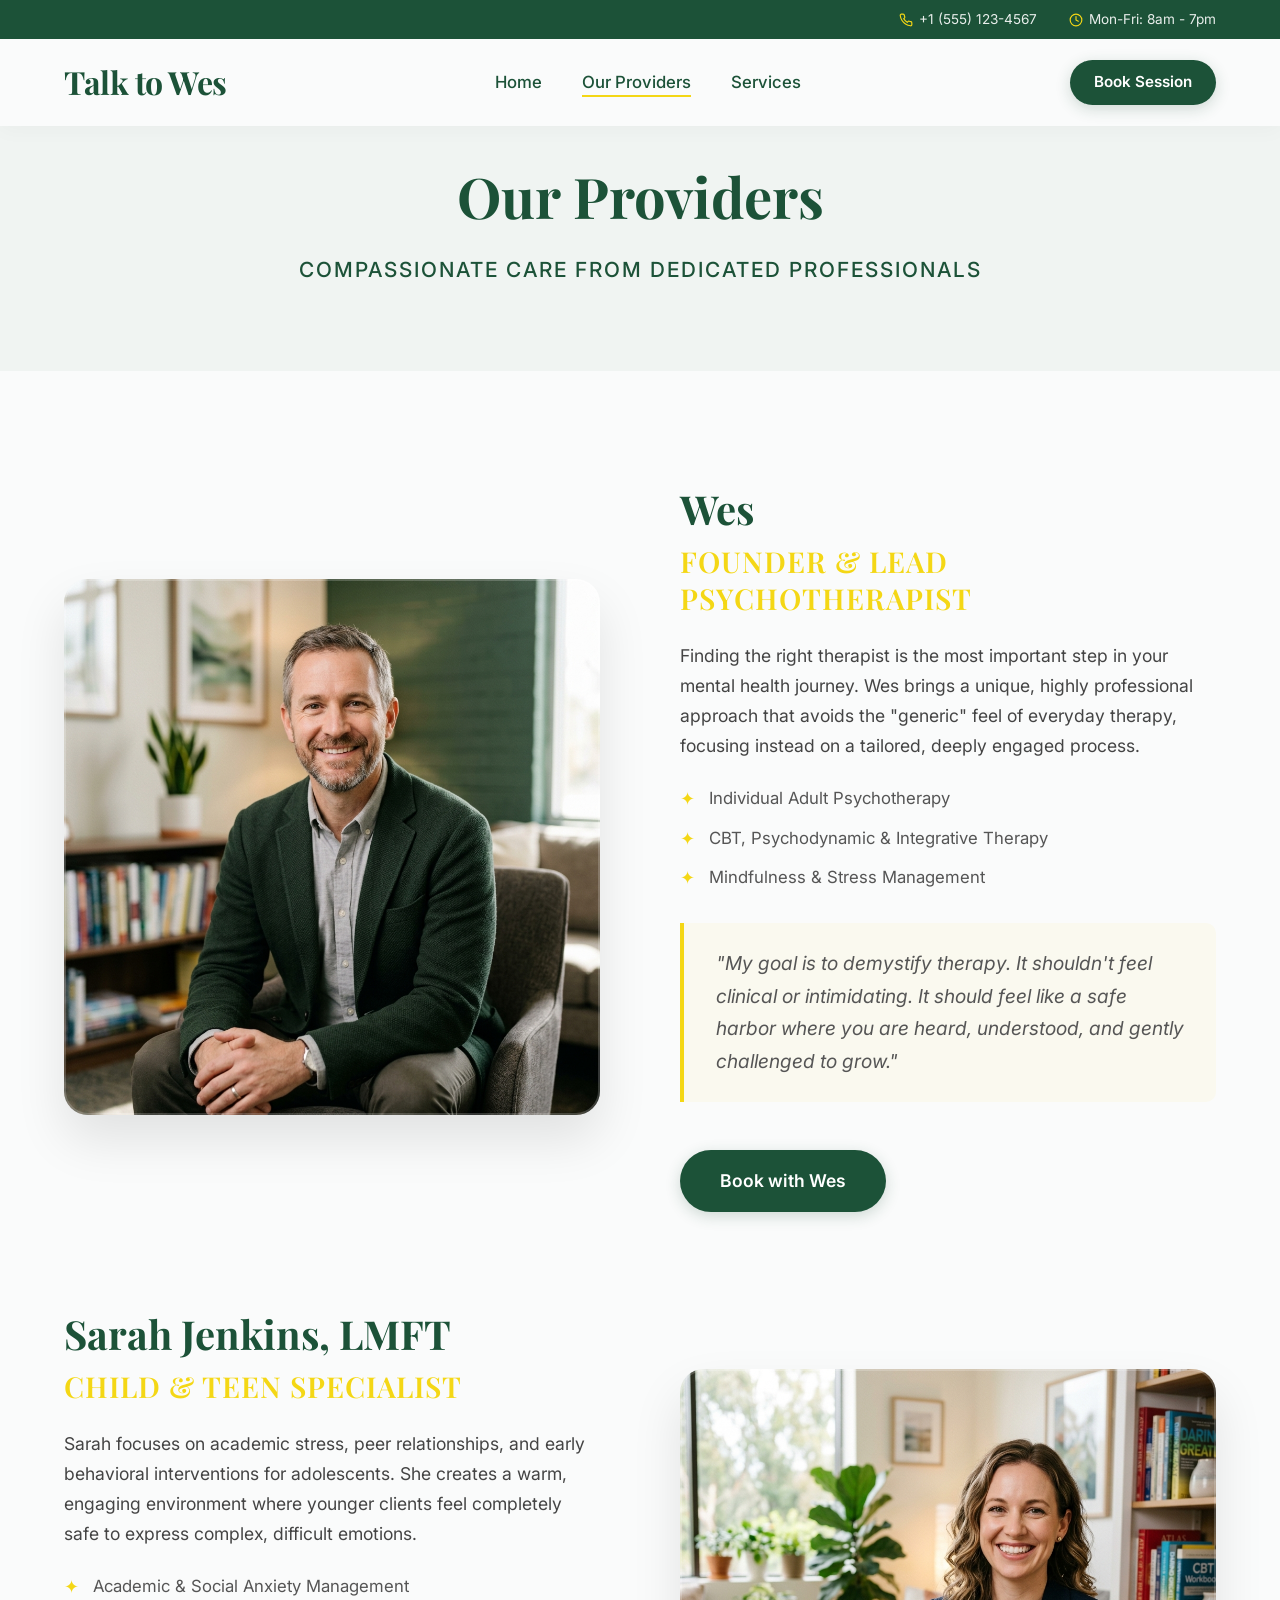
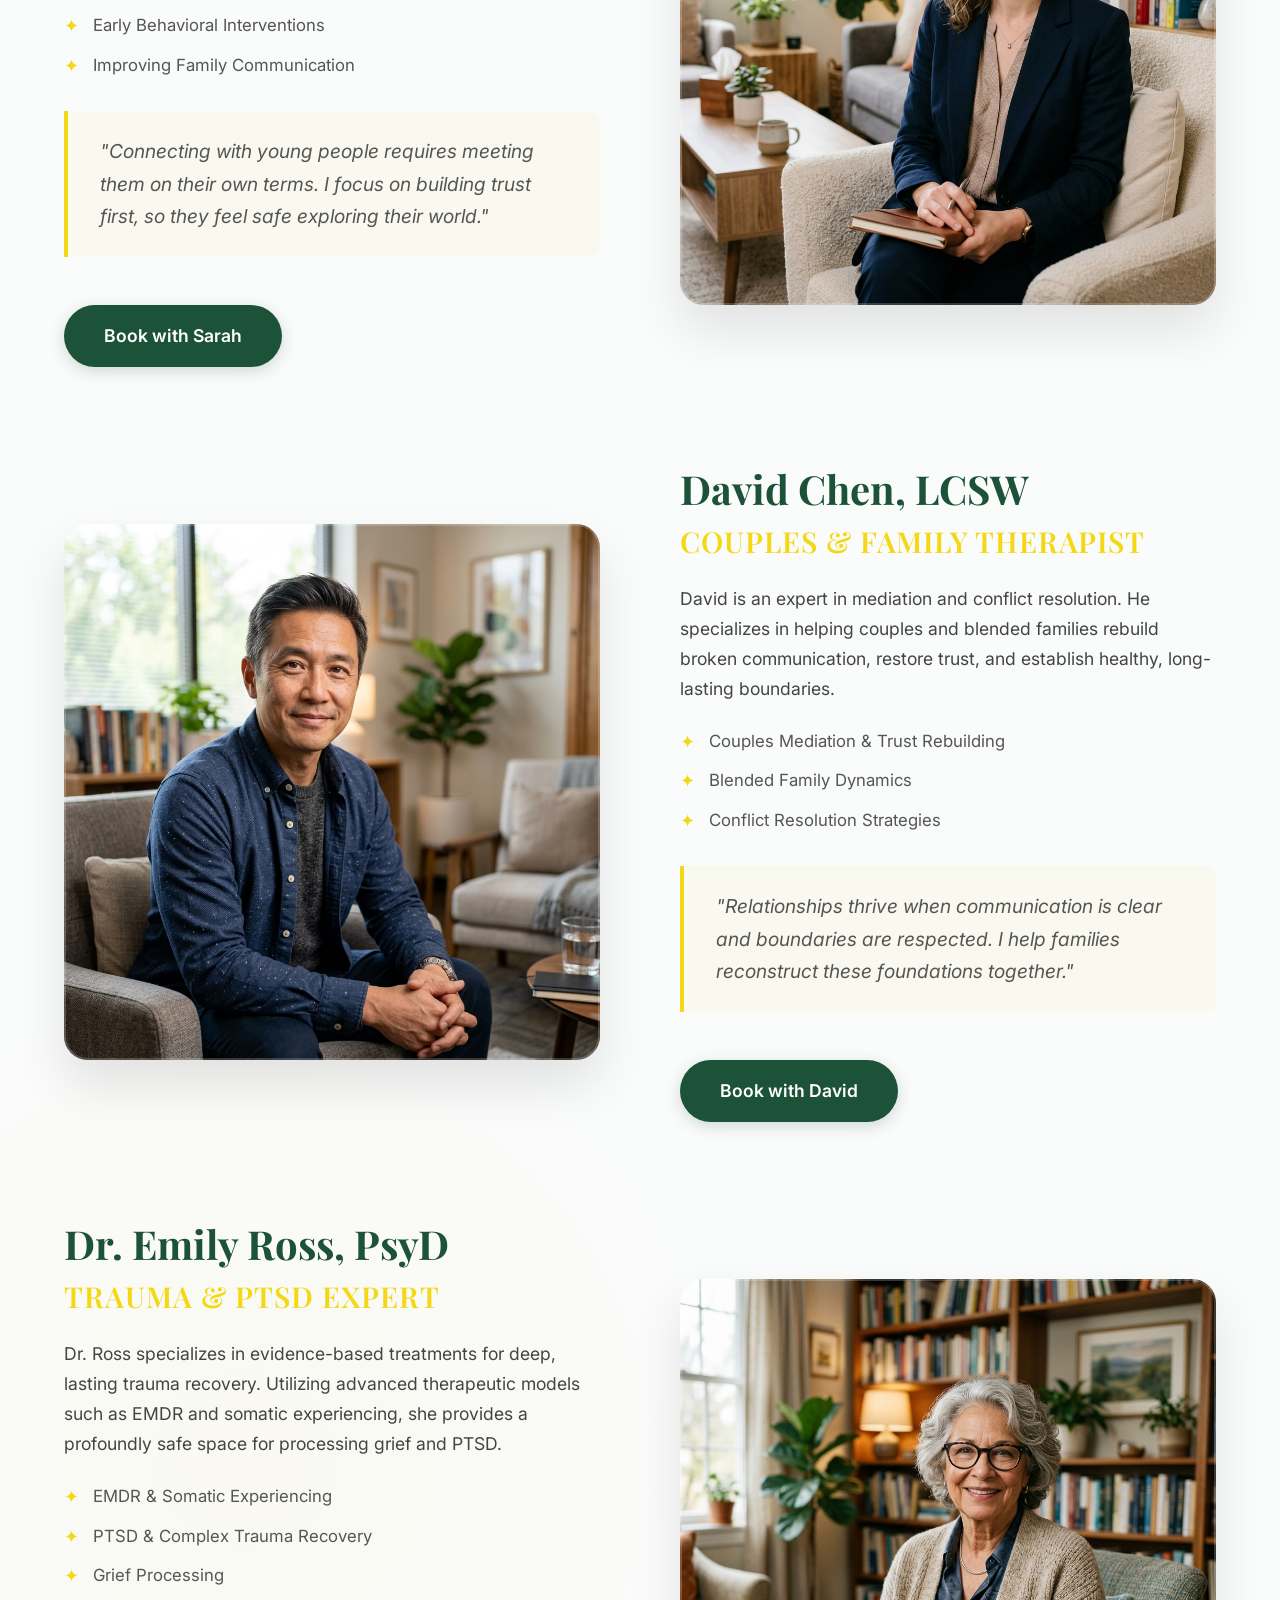
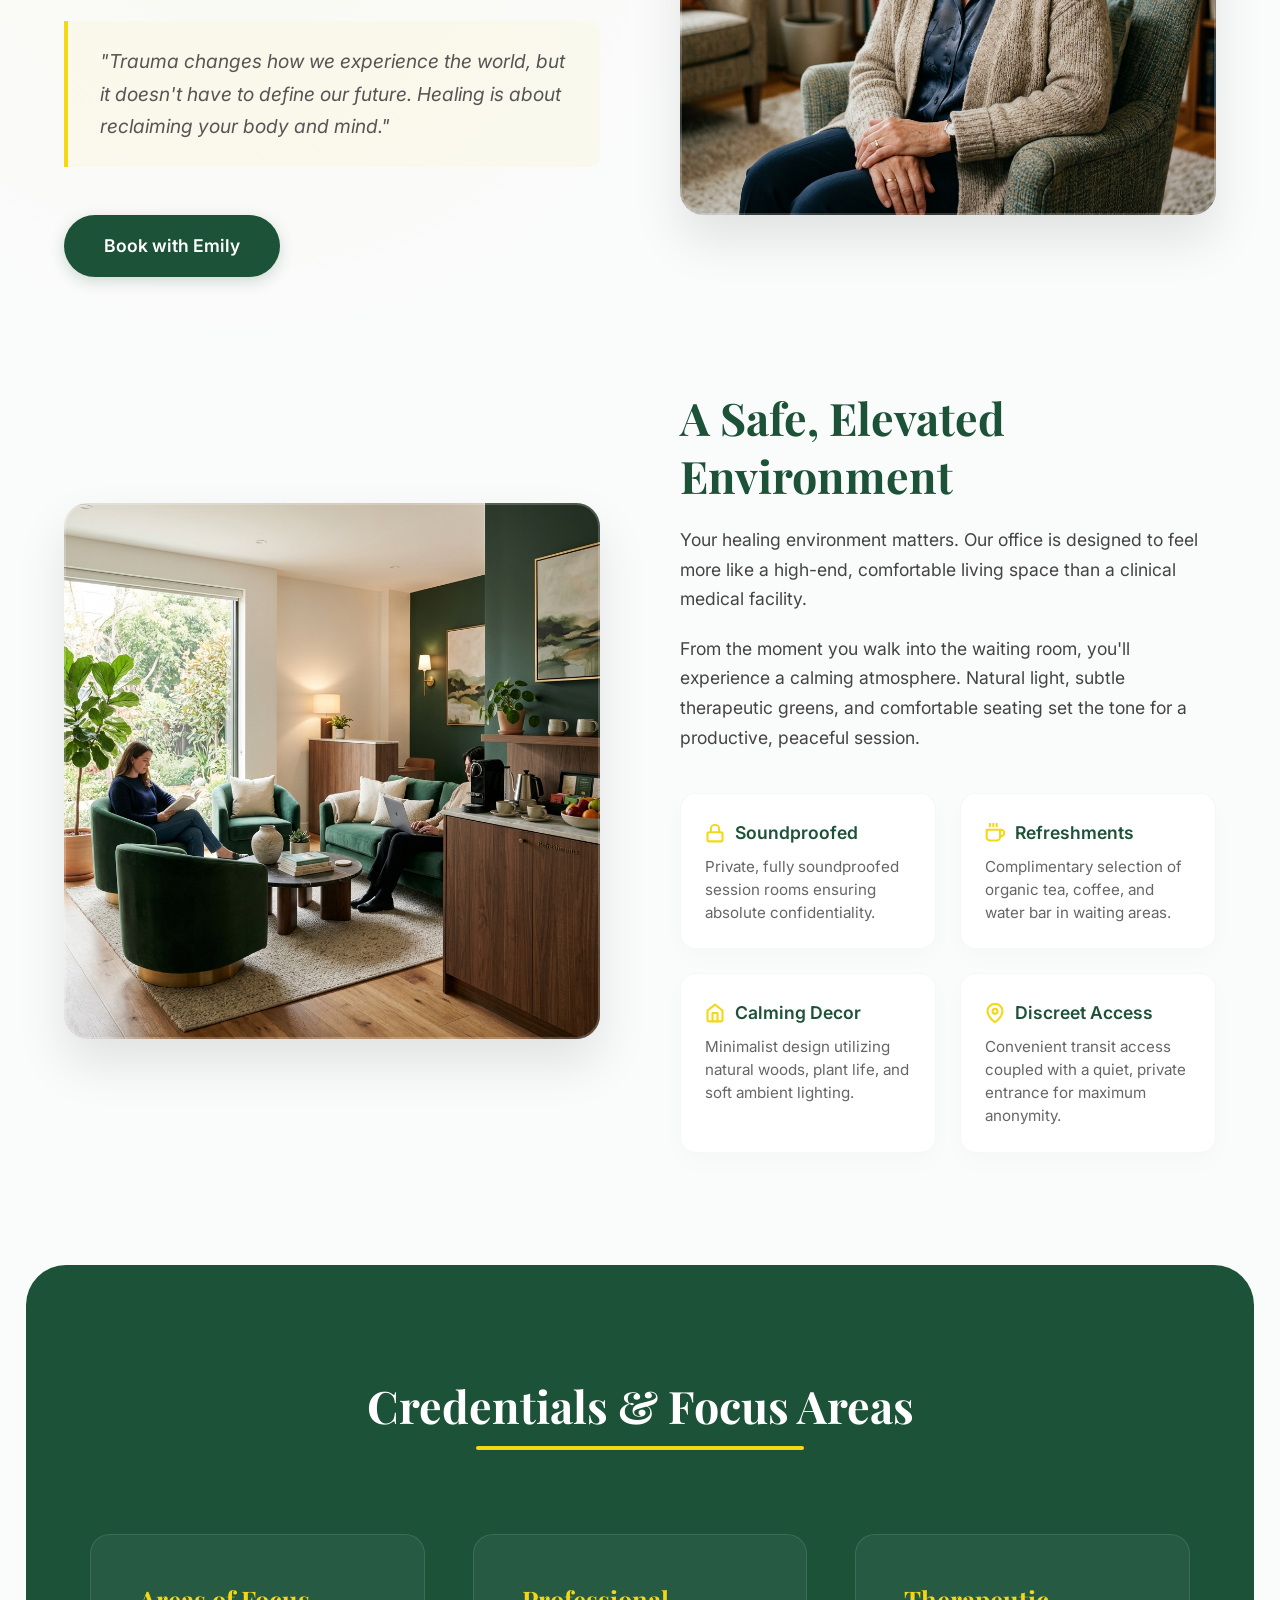
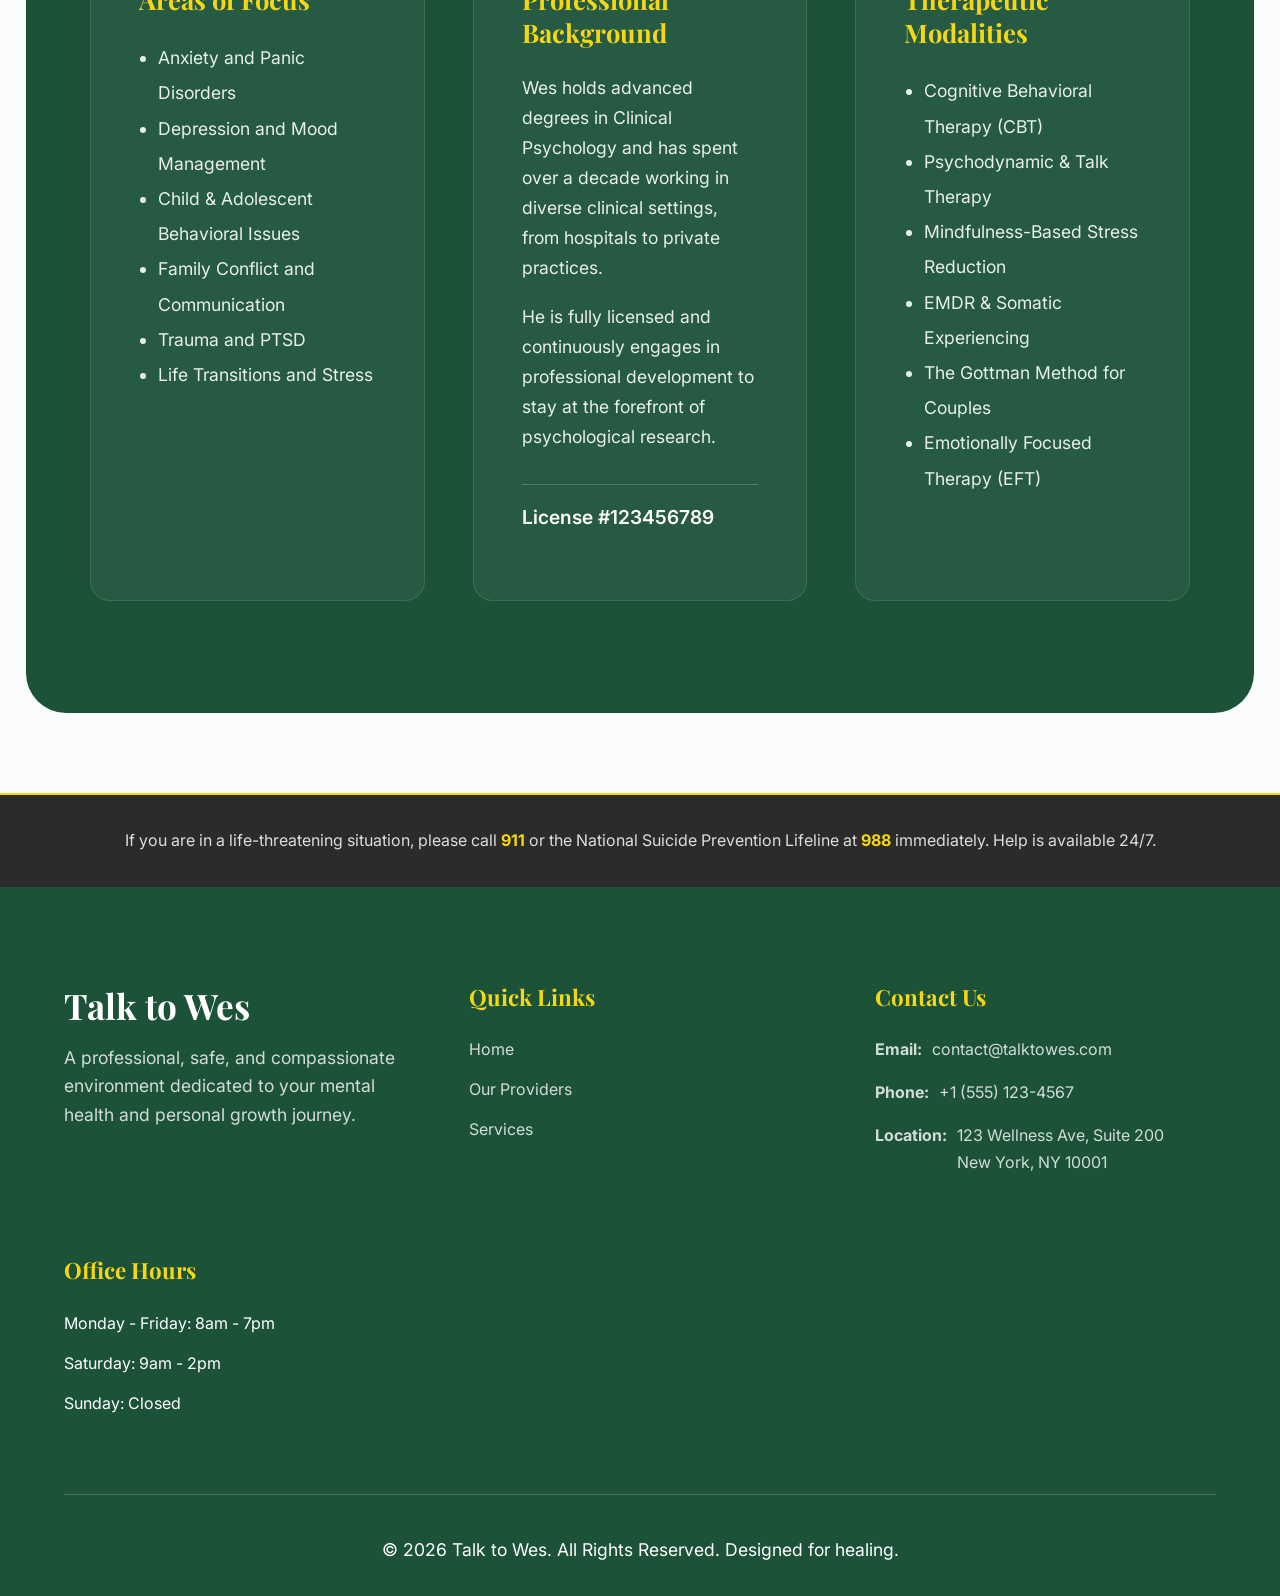
<file: therapist.html>
<!DOCTYPE html>
<html lang="en">

<head>
  <meta charset="UTF-8">
  <meta name="viewport" content="width=device-width, initial-scale=1.0">
  <title>Our Providers | Talk to Wes</title>
  <meta name="description"
    content="Meet Wes, a professional psychotherapist dedicated to providing a safe, supportive space for emotional support and personal growth.">
  <link rel="stylesheet" href="styles.css">
</head>

<body>

  <!-- Header -->
  <header class="site-header">
    <div class="top-bar">
      <div class="top-bar-item">
        <svg viewBox="0 0 24 24" fill="none" stroke="currentColor" stroke-width="2" stroke-linecap="round"
          stroke-linejoin="round">
          <path
            d="M22 16.92v3a2 2 0 0 1-2.18 2 19.79 19.79 0 0 1-8.63-3.07 19.5 19.5 0 0 1-6-6 19.79 19.79 0 0 1-3.07-8.67A2 2 0 0 1 4.11 2h3a2 2 0 0 1 2 1.72 12.84 12.84 0 0 0 .7 2.81 2 2 0 0 1-.45 2.11L8.09 9.91a16 16 0 0 0 6 6l1.27-1.27a2 2 0 0 1 2.11-.45 12.84 12.84 0 0 0 2.81.7A2 2 0 0 1 22 16.92z">
          </path>
        </svg>
        +1 (555) 123-4567
      </div>
      <div class="top-bar-item">
        <svg viewBox="0 0 24 24" fill="none" stroke="currentColor" stroke-width="2" stroke-linecap="round"
          stroke-linejoin="round">
          <circle cx="12" cy="12" r="10"></circle>
          <polyline points="12 6 12 12 16 14"></polyline>
        </svg>
        Mon-Fri: 8am - 7pm
      </div>
    </div>
    <nav class="navbar">
      <div class="logo">Talk to Wes</div>
      <ul class="nav-links">
        <li><a href="index.html">Home</a></li>
        <li><a href="therapist.html" class="active">Our Providers</a></li>
        <li><a href="services.html">Services</a></li>
      </ul>
      <div class="nav-cta">
        <a href="services.html" class="btn btn-primary" style="padding: 0.6rem 1.5rem; font-size: 0.95rem;">Book
          Session</a>
      </div>
      <div class="menu-toggle">
        <span></span>
        <span></span>
        <span></span>
      </div>
    </nav>
  </header>

  <!-- Page Header -->
  <section style="padding-top: 160px; padding-bottom: 4rem; background-color: var(--light-gray); text-align: center;">
    <div class="section-header" style="margin-bottom: 0;">
      <h1 style="font-size: 3.5rem;">Our Providers</h1>
      <p
        style="font-size: 1.3rem; color: var(--primary-color); font-weight: 500; letter-spacing: 2px; text-transform: uppercase;">
        Compassionate Care from Dedicated Professionals</p>
    </div>
  </section>

  <!-- Therapist Profiles -->
  <section class="reveal">

    <!-- Lead Therapist: Wes -->
    <div class="split-section reverse" style="margin-bottom: 6rem;">
      <div class="split-text">
        <h2 style="font-size: 2.5rem; margin-bottom: 0.5rem;">Wes</h2>
        <h3
          style="color: var(--secondary-color); font-weight: 600; text-transform: uppercase; letter-spacing: 1px; margin-bottom: 1.5rem;">
          Founder & Lead Psychotherapist</h3>
        <p>Finding the right therapist is the most important step in your mental health journey. Wes brings a unique,
          highly professional approach that avoids the "generic" feel of everyday therapy, focusing instead on a
          tailored, deeply engaged process.</p>
        <ul class="provider-skills">
          <li>Individual Adult Psychotherapy</li>
          <li>CBT, Psychodynamic & Integrative Therapy</li>
          <li>Mindfulness & Stress Management</li>
        </ul>
        <blockquote
          style="border-left: 4px solid var(--secondary-color); padding-left: 2rem; font-style: italic; margin: 2rem 0; color: #555; font-size: 1.2rem; background: rgba(244,215,21,0.05); padding: 1.5rem 2rem; border-radius: 0 10px 10px 0;">
          "My goal is to demystify therapy. It shouldn't feel clinical or intimidating. It should feel like a safe
          harbor where you are heard, understood, and gently challenged to grow."
        </blockquote>
        <a href="mailto:contact@talktowes.com" class="btn btn-primary" style="margin-top: 1rem;">Book with Wes</a>
      </div>
      <div class="split-image">
        <img src="assets/therapist_portrait_1781682636862.png" alt="Portrait of Wes, Therapist">
      </div>
    </div>

    <!-- Sarah Jenkins -->
    <div class="split-section" style="margin-bottom: 6rem;">
      <div class="split-text">
        <h2 style="font-size: 2.5rem; margin-bottom: 0.5rem;">Sarah Jenkins, LMFT</h2>
        <h3
          style="color: var(--secondary-color); font-weight: 600; text-transform: uppercase; letter-spacing: 1px; margin-bottom: 1.5rem;">
          Child & Teen Specialist</h3>
        <p>Sarah focuses on academic stress, peer relationships, and early behavioral interventions for adolescents. She
          creates a warm, engaging environment where younger clients feel completely safe to express complex, difficult
          emotions.</p>
        <ul class="provider-skills">
          <li>Academic & Social Anxiety Management</li>
          <li>Early Behavioral Interventions</li>
          <li>Improving Family Communication</li>
        </ul>
        <blockquote
          style="border-left: 4px solid var(--secondary-color); padding-left: 2rem; font-style: italic; margin: 2rem 0; color: #555; font-size: 1.2rem; background: rgba(244,215,21,0.05); padding: 1.5rem 2rem; border-radius: 0 10px 10px 0;">
          "Connecting with young people requires meeting them on their own terms. I focus on building trust first, so
          they feel safe exploring their world."
        </blockquote>
        <a href="mailto:contact@talktowes.com" class="btn btn-primary" style="margin-top: 1rem;">Book with Sarah</a>
      </div>
      <div class="split-image">
        <img src="assets/sarah_jenkins_portrait_1781778208067.png" alt="Sarah Jenkins">
      </div>
    </div>

    <!-- David Chen -->
    <div class="split-section reverse" style="margin-bottom: 6rem;">
      <div class="split-text">
        <h2 style="font-size: 2.5rem; margin-bottom: 0.5rem;">David Chen, LCSW</h2>
        <h3
          style="color: var(--secondary-color); font-weight: 600; text-transform: uppercase; letter-spacing: 1px; margin-bottom: 1.5rem;">
          Couples & Family Therapist</h3>
        <p>David is an expert in mediation and conflict resolution. He specializes in helping couples and blended
          families rebuild broken communication, restore trust, and establish healthy, long-lasting boundaries.</p>
        <ul class="provider-skills">
          <li>Couples Mediation & Trust Rebuilding</li>
          <li>Blended Family Dynamics</li>
          <li>Conflict Resolution Strategies</li>
        </ul>
        <blockquote
          style="border-left: 4px solid var(--secondary-color); padding-left: 2rem; font-style: italic; margin: 2rem 0; color: #555; font-size: 1.2rem; background: rgba(244,215,21,0.05); padding: 1.5rem 2rem; border-radius: 0 10px 10px 0;">
          "Relationships thrive when communication is clear and boundaries are respected. I help families reconstruct
          these foundations together."
        </blockquote>
        <a href="mailto:contact@talktowes.com" class="btn btn-primary" style="margin-top: 1rem;">Book with David</a>
      </div>
      <div class="split-image">
        <img src="assets/david_chen_portrait_1781778217575.png" alt="David Chen">
      </div>
    </div>

    <!-- Dr. Emily Ross -->
    <div class="split-section">
      <div class="split-text">
        <h2 style="font-size: 2.5rem; margin-bottom: 0.5rem;">Dr. Emily Ross, PsyD</h2>
        <h3
          style="color: var(--secondary-color); font-weight: 600; text-transform: uppercase; letter-spacing: 1px; margin-bottom: 1.5rem;">
          Trauma & PTSD Expert</h3>
        <p>Dr. Ross specializes in evidence-based treatments for deep, lasting trauma recovery. Utilizing advanced
          therapeutic models such as EMDR and somatic experiencing, she provides a profoundly safe space for processing
          grief and PTSD.</p>
        <ul class="provider-skills">
          <li>EMDR & Somatic Experiencing</li>
          <li>PTSD & Complex Trauma Recovery</li>
          <li>Grief Processing</li>
        </ul>
        <blockquote
          style="border-left: 4px solid var(--secondary-color); padding-left: 2rem; font-style: italic; margin: 2rem 0; color: #555; font-size: 1.2rem; background: rgba(244,215,21,0.05); padding: 1.5rem 2rem; border-radius: 0 10px 10px 0;">
          "Trauma changes how we experience the world, but it doesn't have to define our future. Healing is about
          reclaiming your body and mind."
        </blockquote>
        <a href="mailto:contact@talktowes.com" class="btn btn-primary" style="margin-top: 1rem;">Book with Emily</a>
      </div>
      <div class="split-image">
        <img src="assets/emily_ross_portrait_1781778229537.png" alt="Dr. Emily Ross">
      </div>
    </div>
  </section>

  <!-- Office Tour Section -->
  <section class="reveal" style="padding-top: 0;">
    <div class="split-section">
      <div class="split-image">
        <img src="assets/office_waiting_room_1781686241947.png" alt="Our beautiful office waiting room">
      </div>
      <div class="split-text">
        <h2>A Safe, Elevated Environment</h2>
        <p>Your healing environment matters. Our office is designed to feel more like a high-end, comfortable living
          space than a clinical medical facility.</p>
        <p>From the moment you walk into the waiting room, you'll experience a calming atmosphere. Natural light, subtle
          therapeutic greens, and comfortable seating set the tone for a productive, peaceful session.</p>
        <div class="environment-grid">
          <!-- Card 1: Soundproofed -->
          <div style="background: #fff; padding: 1.5rem; border-radius: 16px; box-shadow: 0 10px 25px rgba(0,0,0,0.02); border: 1px solid rgba(0,0,0,0.03); transition: transform 0.3s ease;">
            <div style="color: var(--primary-color); font-weight: 600; font-size: 1.1rem; margin-bottom: 0.5rem; display: flex; align-items: center; gap: 10px;">
              <svg viewBox="0 0 24 24" fill="none" stroke="currentColor" stroke-width="2.5" stroke-linecap="round" stroke-linejoin="round" style="width: 20px; height: 20px; stroke: var(--secondary-color);"><rect x="3" y="11" width="18" height="11" rx="2" ry="2"></rect><path d="M7 11V7a5 5 0 0 1 10 0v4"></path></svg>
              Soundproofed
            </div>
            <p style="font-size: 0.95rem; margin: 0; color: #666; line-height: 1.5;">Private, fully soundproofed session rooms ensuring absolute confidentiality.</p>
          </div>
          <!-- Card 2: Refreshments -->
          <div style="background: #fff; padding: 1.5rem; border-radius: 16px; box-shadow: 0 10px 25px rgba(0,0,0,0.02); border: 1px solid rgba(0,0,0,0.03); transition: transform 0.3s ease;">
            <div style="color: var(--primary-color); font-weight: 600; font-size: 1.1rem; margin-bottom: 0.5rem; display: flex; align-items: center; gap: 10px;">
              <svg viewBox="0 0 24 24" fill="none" stroke="currentColor" stroke-width="2.5" stroke-linecap="round" stroke-linejoin="round" style="width: 20px; height: 20px; stroke: var(--secondary-color);"><path d="M18 8h1a4 4 0 0 1 0 8h-1"></path><path d="M2 8h16v9a4 4 0 0 1-4 4H6a4 4 0 0 1-4-4V8z"></path><line x1="6" y1="1" x2="6" y2="4"></line><line x1="10" y1="1" x2="10" y2="4"></line><line x1="14" y1="1" x2="14" y2="4"></line></svg>
              Refreshments
            </div>
            <p style="font-size: 0.95rem; margin: 0; color: #666; line-height: 1.5;">Complimentary selection of organic tea, coffee, and water bar in waiting areas.</p>
          </div>
          <!-- Card 3: Calming Decor -->
          <div style="background: #fff; padding: 1.5rem; border-radius: 16px; box-shadow: 0 10px 25px rgba(0,0,0,0.02); border: 1px solid rgba(0,0,0,0.03); transition: transform 0.3s ease;">
            <div style="color: var(--primary-color); font-weight: 600; font-size: 1.1rem; margin-bottom: 0.5rem; display: flex; align-items: center; gap: 10px;">
              <svg viewBox="0 0 24 24" fill="none" stroke="currentColor" stroke-width="2.5" stroke-linecap="round" stroke-linejoin="round" style="width: 20px; height: 20px; stroke: var(--secondary-color);"><path d="M3 9l9-7 9 7v11a2 2 0 0 1-2 2H5a2 2 0 0 1-2-2z"></path><polyline points="9 22 9 12 15 12 15 22"></polyline></svg>
              Calming Decor
            </div>
            <p style="font-size: 0.95rem; margin: 0; color: #666; line-height: 1.5;">Minimalist design utilizing natural woods, plant life, and soft ambient lighting.</p>
          </div>
          <!-- Card 4: Discreet Location -->
          <div style="background: #fff; padding: 1.5rem; border-radius: 16px; box-shadow: 0 10px 25px rgba(0,0,0,0.02); border: 1px solid rgba(0,0,0,0.03); transition: transform 0.3s ease;">
            <div style="color: var(--primary-color); font-weight: 600; font-size: 1.1rem; margin-bottom: 0.5rem; display: flex; align-items: center; gap: 10px;">
              <svg viewBox="0 0 24 24" fill="none" stroke="currentColor" stroke-width="2.5" stroke-linecap="round" stroke-linejoin="round" style="width: 20px; height: 20px; stroke: var(--secondary-color);"><path d="M21 10c0 7-9 13-9 13s-9-6-9-13a9 9 0 0 1 18 0z"></path><circle cx="12" cy="10" r="3"></circle></svg>
              Discreet Access
            </div>
            <p style="font-size: 0.95rem; margin: 0; color: #666; line-height: 1.5;">Convenient transit access coupled with a quiet, private entrance for maximum anonymity.</p>
          </div>
        </div>
      </div>
    </div>
  </section>

  <!-- Qualifications and Expertise -->
  <section class="reveal"
    style="background-color: var(--primary-color); color: #fff; border-radius: 40px; margin: 0 2% 5rem; padding: 7rem 5%;">
    <div class="section-header">
      <h2 style="color: #fff;">Credentials & Focus Areas</h2>
    </div>
    <div class="card-grid">
      <div class="card"
        style="background: rgba(255,255,255,0.05); border: 1px solid rgba(255,255,255,0.1); color: #fff; box-shadow: none;">
        <h3 style="color: var(--secondary-color);">Areas of Focus</h3>
        <ul
          style="line-height: 2; padding-left: 1.2rem; font-size: 1.1rem; margin-top: 1.5rem; color: rgba(255,255,255,0.9);">
          <li>Anxiety and Panic Disorders</li>
          <li>Depression and Mood Management</li>
          <li>Child & Adolescent Behavioral Issues</li>
          <li>Family Conflict and Communication</li>
          <li>Trauma and PTSD</li>
          <li>Life Transitions and Stress</li>
        </ul>
      </div>
      <div class="card"
        style="background: rgba(255,255,255,0.05); border: 1px solid rgba(255,255,255,0.1); color: #fff; box-shadow: none;">
        <h3 style="color: var(--secondary-color);">Professional Background</h3>
        <p style="color: rgba(255,255,255,0.9); margin-top: 1.5rem;">Wes holds advanced degrees in Clinical Psychology
          and has spent over a decade working in diverse clinical settings, from hospitals to private practices.</p>
        <p style="color: rgba(255,255,255,0.9);">He is fully licensed and continuously engages in professional
          development to stay at the forefront of psychological research.</p>
        <p
          style="margin-top: 2rem; font-weight: 600; font-size: 1.2rem; color: #fff; padding-top: 1rem; border-top: 1px solid rgba(255,255,255,0.2);">
          License #123456789</p>
      </div>
      <div class="card"
        style="background: rgba(255,255,255,0.05); border: 1px solid rgba(255,255,255,0.1); color: #fff; box-shadow: none;">
        <h3 style="color: var(--secondary-color);">Therapeutic Modalities</h3>
        <ul
          style="line-height: 2; padding-left: 1.2rem; font-size: 1.1rem; margin-top: 1.5rem; color: rgba(255,255,255,0.9);">
          <li>Cognitive Behavioral Therapy (CBT)</li>
          <li>Psychodynamic & Talk Therapy</li>
          <li>Mindfulness-Based Stress Reduction</li>
          <li>EMDR & Somatic Experiencing</li>
          <li>The Gottman Method for Couples</li>
          <li>Emotionally Focused Therapy (EFT)</li>
        </ul>
      </div>
    </div>
  </section>



  <!-- Crisis Banner -->
  <div class="crisis-banner">
    <p>If you are in a life-threatening situation, please call <strong>911</strong> or the National Suicide Prevention
      Lifeline at <strong>988</strong> immediately. Help is available 24/7.</p>
  </div>

  <!-- Footer -->
  <footer>
    <div class="footer-grid">
      <div class="footer-col">
        <h2 style="font-size: 2.2rem; margin-bottom: 1rem; color: #fff;">Talk to Wes</h2>
        <p>A professional, safe, and compassionate environment dedicated to your mental health and personal growth
          journey.</p>
      </div>
      <div class="footer-col">
        <h3>Quick Links</h3>
        <ul>
          <li><a href="index.html">Home</a></li>
          <li><a href="therapist.html">Our Providers</a></li>
          <li><a href="services.html">Services</a></li>
        </ul>
      </div>
      <div class="footer-col">
        <h3>Contact Us</h3>
        <div class="footer-contact-item">
          <strong>Email:</strong> <a href="mailto:contact@talktowes.com">contact@talktowes.com</a>
        </div>
        <div class="footer-contact-item">
          <strong>Phone:</strong> <a href="tel:15551234567">+1 (555) 123-4567</a>
        </div>
        <div class="footer-contact-item">
          <strong>Location:</strong> 123 Wellness Ave, Suite 200<br>New York, NY 10001
        </div>
      </div>
      <div class="footer-col">
        <h3>Office Hours</h3>
        <ul>
          <li>Monday - Friday: 8am - 7pm</li>
          <li>Saturday: 9am - 2pm</li>
          <li>Sunday: Closed</li>
        </ul>
      </div>
    </div>
    <div class="footer-bottom">
      <p>&copy; 2026 Talk to Wes. All Rights Reserved. Designed for healing.</p>
    </div>
  </footer>

  <script src="script.js"></script>
</body>

</html>
</file>
<file: styles.css>
@import url('https://fonts.googleapis.com/css2?family=Inter:wght@300;400;500;600&family=Playfair+Display:ital,wght@0,400;0,600;0,700;1,400&display=swap');

:root {
  --primary-color: #1c5238;
  --secondary-color: #f4d715;
  --bg-color: #fafbfb;
  --text-color: #333333;
  --light-gray: #f0f4f2;
  --font-heading: 'Playfair Display', serif;
  --font-body: 'Inter', sans-serif;
}

* {
  box-sizing: border-box;
  margin: 0;
  padding: 0;
}

body {
  font-family: var(--font-body);
  background-color: var(--bg-color);
  color: var(--text-color);
  line-height: 1.7;
  overflow-x: hidden;
  position: relative;
}

/* Subtle background blobs for visual interest */
body::before {
  content: '';
  position: absolute;
  top: -20%; right: -10%;
  width: 800px; height: 800px;
  background: radial-gradient(circle, rgba(28,82,56,0.03) 0%, rgba(250,251,251,0) 70%);
  border-radius: 50%;
  z-index: -1;
}

body::after {
  content: '';
  position: absolute;
  top: 40%; left: -20%;
  width: 1000px; height: 1000px;
  background: radial-gradient(circle, rgba(244,215,21,0.04) 0%, rgba(250,251,251,0) 70%);
  border-radius: 50%;
  z-index: -1;
}

/* Typography */
h1, h2, h3, h4, h5, h6 {
  font-family: var(--font-heading);
  color: var(--primary-color);
  margin-bottom: 1.2rem;
  line-height: 1.3;
}

h1 { font-size: 4rem; }
h2 { font-size: 2.8rem; }
h3 { font-size: 1.8rem; }

p { margin-bottom: 1.2rem; font-size: 1.1rem; color: #444; }

a {
  text-decoration: none;
  color: var(--primary-color);
  transition: all 0.3s ease;
}

/* Header & Top Bar */
.site-header {
  position: fixed;
  width: 100%;
  top: 0;
  z-index: 1000;
  background: rgba(250, 251, 251, 0.95);
  backdrop-filter: blur(15px);
  box-shadow: 0 4px 20px rgba(0,0,0,0.03);
}

.top-bar {
  background-color: var(--primary-color);
  color: #fff;
  padding: 0.5rem 5%;
  font-size: 0.85rem;
  display: flex;
  justify-content: flex-end;
  gap: 2rem;
}

.top-bar-item {
  display: flex;
  align-items: center;
  gap: 6px;
  color: rgba(255,255,255,0.9);
}

.top-bar-item svg {
  width: 14px;
  height: 14px;
  stroke: var(--secondary-color);
}

/* Navbar */
.navbar {
  display: flex;
  justify-content: space-between;
  align-items: center;
  padding: 1rem 5%;
}

.logo {
  font-family: var(--font-heading);
  font-size: 2rem;
  font-weight: 700;
  color: var(--primary-color);
  letter-spacing: -0.5px;
}

.nav-links {
  list-style: none;
  display: flex;
  gap: 2.5rem;
}

.nav-links li a {
  font-weight: 500;
  font-size: 1.05rem;
  color: var(--primary-color);
  position: relative;
  padding-bottom: 5px;
}

.nav-links li a::after {
  content: '';
  position: absolute;
  width: 0;
  height: 2px;
  background: var(--secondary-color);
  bottom: 0;
  left: 0;
  transition: width 0.3s ease;
}

.nav-links li a:hover::after,
.nav-links li a.active::after {
  width: 100%;
}

.nav-cta {
  display: flex;
  align-items: center;
}

.menu-toggle {
  display: none;
  flex-direction: column;
  cursor: pointer;
  gap: 6px;
}

.menu-toggle span {
  width: 30px;
  height: 3px;
  background-color: var(--primary-color);
  transition: all 0.3s ease;
  border-radius: 3px;
}

/* Buttons */
.btn {
  display: inline-flex;
  align-items: center;
  justify-content: center;
  padding: 1rem 2.5rem;
  border-radius: 50px;
  font-weight: 600;
  font-size: 1.1rem;
  cursor: pointer;
  border: none;
  transition: all 0.3s cubic-bezier(0.25, 0.8, 0.25, 1);
  text-align: center;
}

.btn-primary {
  background-color: var(--primary-color);
  color: #fff;
  box-shadow: 0 4px 15px rgba(28, 82, 56, 0.2);
}

.btn-primary:hover {
  background-color: #133a27;
  color: #fff;
  transform: translateY(-3px);
  box-shadow: 0 8px 25px rgba(28, 82, 56, 0.3);
}

.btn-secondary {
  background-color: var(--secondary-color);
  color: var(--primary-color);
  box-shadow: 0 4px 15px rgba(244, 215, 21, 0.2);
}

.btn-secondary:hover {
  background-color: #e0c410;
  transform: translateY(-3px);
  box-shadow: 0 8px 25px rgba(244, 215, 21, 0.3);
}

/* Hero Section */
.hero {
  min-height: 100vh;
  display: flex;
  align-items: center;
  padding: 0 5%;
  background-size: cover;
  background-position: center;
  background-repeat: no-repeat;
  position: relative;
  background-attachment: fixed;
}

.hero::before {
  content: '';
  position: absolute;
  top: 0; left: 0; width: 100%; height: 100%;
  background: linear-gradient(135deg, rgba(250,251,251,0.95) 0%, rgba(250,251,251,0.85) 40%, rgba(250,251,251,0.2) 100%);
}

.hero-content {
  position: relative;
  max-width: 700px;
  z-index: 1;
  padding-top: 100px;
  animation: fadeUp 1s ease forwards;
}

.hero-content p {
  font-size: 1.3rem;
  margin-bottom: 2.5rem;
  color: #444;
  line-height: 1.8;
}

/* Sections */
section {
  padding: 7rem 5%;
}

.section-header {
  text-align: center;
  margin-bottom: 5rem;
}

.section-header h2 {
  position: relative;
  display: inline-block;
}

.section-header h2::after {
  content: '';
  position: absolute;
  width: 60%;
  height: 4px;
  background-color: var(--secondary-color);
  bottom: -15px;
  left: 20%;
  border-radius: 2px;
}

/* Cards */
.card-grid {
  display: grid;
  grid-template-columns: repeat(3, 1fr);
  gap: 3rem;
}

.card {
  background: #fff;
  border-radius: 20px;
  padding: 3rem;
  box-shadow: 0 15px 35px rgba(0,0,0,0.03);
  transition: all 0.4s cubic-bezier(0.175, 0.885, 0.32, 1.275);
  position: relative;
  overflow: hidden;
  border: 1px solid rgba(0,0,0,0.02);
}

/* Service Boxes Redesign */
.services-grid {
  display: grid;
  grid-template-columns: repeat(3, 1fr);
  gap: 2.5rem;
}

.service-box {
  background: transparent;
  perspective: 1000px;
  height: 520px;
  z-index: 1;
}

.service-box-inner {
  position: relative;
  width: 100%;
  height: 100%;
  text-align: left;
  transition: transform 0.8s cubic-bezier(0.175, 0.885, 0.32, 1.275);
  transform-style: preserve-3d;
}

.service-box.flipped .service-box-inner {
  transform: rotateY(180deg);
}

.service-box:not(.flipped):hover .service-box-inner {
  transform: translateY(-10px);
}

.service-box-front, .service-box-back {
  position: absolute;
  top: 0; left: 0;
  width: 100%;
  height: 100%;
  -webkit-backface-visibility: hidden;
  backface-visibility: hidden;
  border-radius: 20px;
  padding: 3rem 2.5rem;
  box-sizing: border-box;
  border: 1px solid rgba(0,0,0,0.03);
  box-shadow: 0 10px 30px rgba(0,0,0,0.04);
  display: flex;
  flex-direction: column;
}

.service-box-front {
  background: #fff;
  transform: rotateY(0deg);
  z-index: 2;
}

.service-box-back {
  background: var(--primary-color);
  color: #fff;
  transform: rotateY(180deg);
}

.service-box .service-box-back h3 {
  color: var(--secondary-color);
  margin-bottom: 1.2rem;
  font-size: 1.6rem;
}

.service-box .service-box-back p {
  color: rgba(255, 255, 255, 0.95);
  font-size: 1rem;
  line-height: 1.65;
  margin-bottom: 0.8rem;
}

.service-box-front::after {
  content: '';
  position: absolute;
  top: 0; left: 0; width: 100%; height: 100%;
  background: linear-gradient(135deg, rgba(28, 82, 56, 0.03) 0%, rgba(28, 82, 56, 0) 100%);
  z-index: -1;
  opacity: 0;
  transition: opacity 0.4s ease;
}

.service-box:hover .service-box-front::after {
  opacity: 1;
}

.service-icon {
  width: 60px;
  height: 60px;
  background-color: var(--light-gray);
  border-radius: 15px;
  display: flex;
  align-items: center;
  justify-content: center;
  margin-bottom: 1.5rem;
  transition: all 0.4s ease;
}

.service-box:hover .service-icon {
  background-color: var(--primary-color);
}

.service-icon svg {
  width: 30px;
  height: 30px;
  stroke: var(--primary-color);
  transition: all 0.4s ease;
}

.service-box:hover .service-icon svg {
  stroke: var(--secondary-color);
}

.service-box h3 {
  font-size: 1.6rem;
  color: var(--primary-color);
  margin-bottom: 1rem;
}

.service-box p {
  color: #555;
  font-size: 1.05rem;
  line-height: 1.7;
  margin-bottom: 1.5rem;
}

.service-features {
  list-style: none;
  padding: 0;
}

.service-features li {
  position: relative;
  padding-left: 1.5rem;
  margin-bottom: 0.5rem;
  color: #444;
  font-size: 0.95rem;
}

.service-features li::before {
  content: '✓';
  position: absolute;
  left: 0;
  top: 0;
  color: var(--secondary-color);
  font-weight: bold;
}

.provider-skills {
  list-style: none;
  padding: 0;
  margin-top: 1.5rem;
  margin-bottom: 2rem;
}

.provider-skills li {
  position: relative;
  padding-left: 1.8rem;
  margin-bottom: 0.8rem;
  color: #555;
  font-size: 1.05rem;
  line-height: 1.6;
}

.provider-skills li::before {
  content: '✦';
  position: absolute;
  left: 0;
  top: 0;
  color: var(--secondary-color);
  font-size: 1.1rem;
}

.environment-grid {
  display: grid;
  grid-template-columns: repeat(2, 1fr);
  gap: 1.5rem;
  margin-top: 2.5rem;
}

@media (max-width: 600px) {
  .environment-grid {
    grid-template-columns: 1fr;
  }
}

/* Highlight Box */
.service-box.highlight-box {
  background-color: var(--primary-color);
  color: #fff;
}

.service-box.highlight-box::after {
  background: linear-gradient(135deg, rgba(244, 215, 21, 0.1) 0%, rgba(244, 215, 21, 0) 100%);
}

.service-box.highlight-box h3,
.service-box.highlight-box p,
.service-box.highlight-box .service-features li {
  color: #fff;
}

.service-box.highlight-box .service-icon {
  background-color: rgba(255,255,255,0.1);
}

.service-box.highlight-box .service-icon svg {
  stroke: var(--secondary-color);
}

.service-box.highlight-box:hover .service-icon {
  background-color: var(--secondary-color);
}

.service-box.highlight-box:hover .service-icon svg {
  stroke: var(--primary-color);
}

.service-box.highlight-box .service-features li::before {
  color: var(--secondary-color);
}

/* Team Grid */
.team-grid {
  display: grid;
  grid-template-columns: 1fr;
  gap: 2.5rem;
  max-width: 1000px;
  margin: 0 auto;
}

.team-card {
  display: flex;
  align-items: center;
  background: #fff;
  border-radius: 20px;
  overflow: hidden;
  box-shadow: 0 10px 30px rgba(0,0,0,0.04);
  transition: all 0.4s ease;
  border: 1px solid rgba(0,0,0,0.03);
  text-align: left;
}

.team-card:hover {
  transform: translateY(-5px);
  box-shadow: 0 20px 45px rgba(28, 82, 56, 0.08);
}

.team-image {
  width: 250px;
  height: 250px;
  background-color: var(--light-gray);
  object-fit: cover;
}

.team-info {
  padding: 2.5rem;
  flex: 1;
}

.team-info h3 {
  font-size: 1.4rem;
  color: var(--primary-color);
  margin-bottom: 0.3rem;
}

.team-title {
  color: var(--secondary-color);
  font-weight: 600;
  font-size: 0.95rem;
  text-transform: uppercase;
  letter-spacing: 1px;
  margin-bottom: 1rem;
}

.team-desc {
  font-size: 0.95rem;
  color: #555;
  margin-bottom: 1.5rem;
  line-height: 1.6;
}

.card::before {
  content: '';
  position: absolute;
  top: 0; left: 0; width: 100%; height: 6px;
  background-color: var(--primary-color);
  transform: scaleX(0);
  transform-origin: left;
  transition: transform 0.4s ease;
}

.card:hover {
  transform: translateY(-15px);
  box-shadow: 0 25px 50px rgba(28, 82, 56, 0.08);
}

.card:hover::before {
  transform: scaleX(1);
}

.card h3 {
  margin-bottom: 1.2rem;
  font-size: 1.6rem;
}

/* Split Section (Image + Text) */
.split-section {
  display: flex;
  align-items: center;
  gap: 5rem;
}

.split-section.reverse {
  flex-direction: row-reverse;
}

.split-image {
  flex: 1;
  border-radius: 24px;
  overflow: hidden;
  box-shadow: 0 25px 50px rgba(0,0,0,0.1);
  position: relative;
}

.split-image::after {
  content: '';
  position: absolute;
  top: 0; left: 0; right: 0; bottom: 0;
  border: 2px solid rgba(255,255,255,0.2);
  border-radius: 24px;
  pointer-events: none;
}

.split-image img {
  width: 100%;
  height: 100%;
  object-fit: cover;
  display: block;
  transition: transform 0.8s cubic-bezier(0.25, 0.46, 0.45, 0.94);
}

.split-image:hover img {
  transform: scale(1.05);
}

.split-text {
  flex: 1;
}

/* Statistics Grid */
.stats-container {
  display: flex;
  justify-content: space-around;
  flex-wrap: wrap;
  gap: 2rem;
  background: var(--primary-color);
  padding: 4rem;
  border-radius: 24px;
  color: #fff;
  margin-top: 2rem;
  box-shadow: 0 20px 40px rgba(28,82,56,0.2);
}

.stat-item {
  text-align: center;
}

.stat-number {
  font-family: var(--font-heading);
  font-size: 3.5rem;
  font-weight: 700;
  color: var(--secondary-color);
  margin-bottom: 0.5rem;
}

.stat-label {
  font-size: 1.1rem;
  opacity: 0.9;
}

/* Testimonials */
.testimonial-slider {
  display: grid;
  grid-template-columns: repeat(auto-fit, minmax(300px, 1fr));
  gap: 2rem;
}

.testimonial-card {
  background: #fff;
  padding: 3rem 2.5rem;
  border-radius: 20px;
  box-shadow: 0 10px 30px rgba(0,0,0,0.04);
  position: relative;
}

.testimonial-card::before {
  content: '"';
  position: absolute;
  top: 20px; left: 20px;
  font-family: var(--font-heading);
  font-size: 6rem;
  color: var(--light-gray);
  line-height: 1;
  z-index: 0;
}

.testimonial-text {
  position: relative;
  z-index: 1;
  font-style: italic;
  margin-bottom: 1.5rem;
  font-size: 1.15rem;
}

.testimonial-author {
  font-weight: 600;
  color: var(--primary-color);
  display: flex;
  align-items: center;
  gap: 10px;
}

.testimonial-author::before {
  content: '';
  width: 30px; height: 2px;
  background: var(--secondary-color);
}

/* FAQ Accordion */
.faq-container {
  max-width: 800px;
  margin: 0 auto;
}

.faq-item {
  background: #fff;
  margin-bottom: 1rem;
  border-radius: 12px;
  box-shadow: 0 5px 15px rgba(0,0,0,0.03);
  overflow: hidden;
}

.faq-question {
  padding: 1.5rem 2rem;
  cursor: pointer;
  display: flex;
  justify-content: space-between;
  align-items: center;
  font-weight: 600;
  font-size: 1.1rem;
  color: var(--primary-color);
  transition: background 0.3s ease;
}

.faq-question:hover {
  background: var(--light-gray);
}

.faq-question::after {
  content: '+';
  font-size: 1.5rem;
  color: var(--secondary-color);
  transition: transform 0.3s ease;
}

.faq-item.active .faq-question::after {
  transform: rotate(45deg);
}

.faq-answer {
  max-height: 0;
  overflow: hidden;
  transition: max-height 0.4s ease;
  background: #fff;
}

.faq-answer p {
  padding: 0 2rem 1.5rem;
  margin: 0;
}

/* Rich Footer */
footer {
  background-color: var(--primary-color);
  color: #fff;
  padding: 6rem 5% 2rem;
  position: relative;
  z-index: 50; /* Ensure footer is always on top of any background blobs */
}

.footer-grid {
  display: grid;
  grid-template-columns: repeat(auto-fit, minmax(250px, 1fr));
  gap: 4rem;
  margin-bottom: 4rem;
}

.footer-col h3 {
  color: var(--secondary-color);
  font-size: 1.4rem;
  margin-bottom: 1.5rem;
}

.footer-col p {
  color: rgba(255,255,255,0.8);
  margin-bottom: 1rem;
  line-height: 1.6;
}

.footer-col ul {
  list-style: none;
}

.footer-col ul li {
  margin-bottom: 0.8rem;
}

.footer-col a {
  color: rgba(255,255,255,0.8);
  transition: color 0.3s ease;
}

.footer-col a:hover {
  color: var(--secondary-color);
}

.footer-contact-item {
  display: flex;
  align-items: flex-start;
  gap: 10px;
  margin-bottom: 1rem;
  color: rgba(255,255,255,0.8);
}

/* Crisis Banner */
.crisis-banner {
  background-color: #2b2b2b;
  color: #fff;
  padding: 2rem 5%;
  text-align: center;
  border-top: 2px solid var(--secondary-color);
}

.crisis-banner p {
  color: #ddd;
  margin: 0;
  font-size: 1rem;
}

.crisis-banner strong {
  color: var(--secondary-color);
}

.footer-bottom {
  text-align: center;
  padding-top: 2.5rem;
  margin-top: 3rem;
  border-top: 1px solid rgba(255,255,255,0.2);
  font-size: 1.05rem;
}

.footer-bottom p {
  color: #ffffff;
  margin: 0;
}

/* Animations */
@keyframes fadeUp {
  from { opacity: 0; transform: translateY(40px); }
  to { opacity: 1; transform: translateY(0); }
}

.reveal {
  opacity: 0;
  transform: translateY(40px);
  transition: all 0.8s cubic-bezier(0.5, 0, 0, 1);
}

.reveal.active {
  opacity: 1;
  transform: translateY(0);
}

/* Responsive */
@media (max-width: 1024px) {
  .card-grid, .services-grid {
    grid-template-columns: repeat(2, 1fr);
  }
}

@media (max-width: 992px) {
  .split-section, .split-section.reverse {
    flex-direction: column;
    gap: 3rem;
  }
  h1 { font-size: 3rem; }
  h2 { font-size: 2.3rem; }
}

@media (max-width: 768px) {
  .nav-links {
    position: fixed;
    right: -100%;
    top: 100px;
    flex-direction: column;
    background: rgba(250, 251, 251, 0.98);
    width: 100%;
    text-align: center;
    transition: 0.4s cubic-bezier(0.77, 0, 0.175, 1);
    box-shadow: 0 20px 30px rgba(0,0,0,0.05);
    padding: 3rem 0;
  }
  
  .nav-links.nav-active {
    right: 0;
  }
  
  .nav-cta {
    display: none; /* Hide button on mobile, let them use menu */
  }
  
  .top-bar {
    justify-content: center;
    gap: 1rem;
    font-size: 0.75rem;
  }

  .menu-toggle {
    display: flex;
  }
  
  .team-card {
    flex-direction: column;
  }
  
  .team-image {
    width: 100%;
    height: 200px;
  }
  
  .card-grid, .services-grid {
    grid-template-columns: 1fr;
  }
  
  .stats-container {
    padding: 2rem;
  }
  
  h1 { font-size: 2.5rem; }
}
</file>
